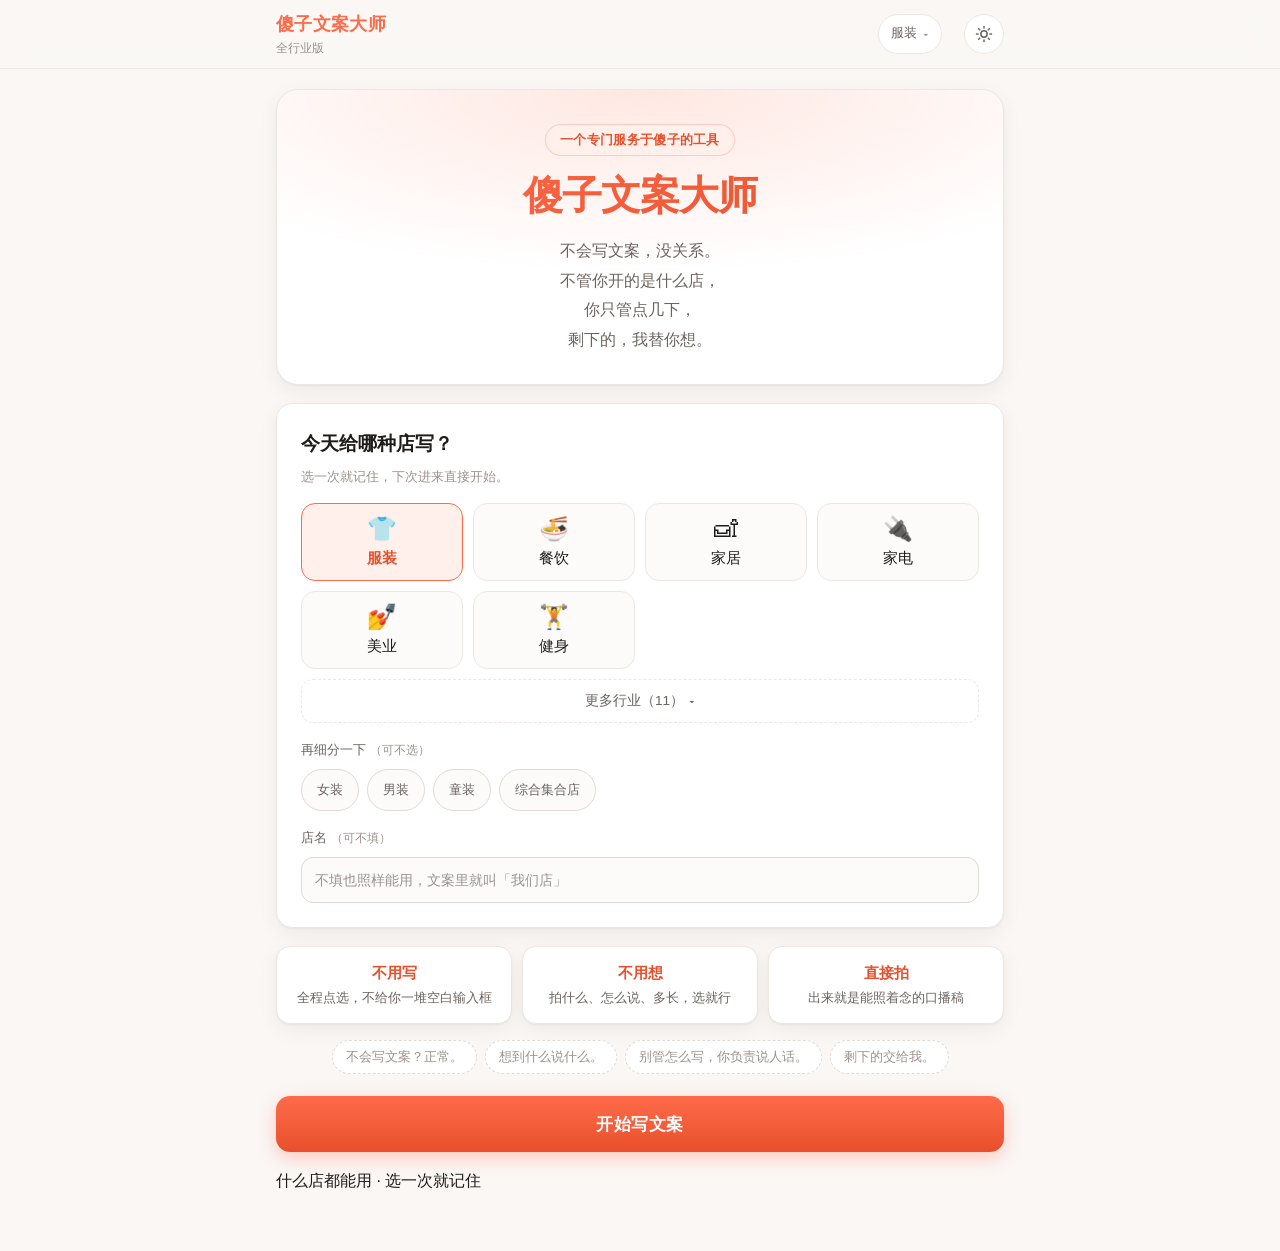
<file: public/index.html>
<!DOCTYPE html>
<html lang="zh-CN" data-theme="light">
<head>
<meta charset="utf-8">
<meta name="viewport" content="width=device-width, initial-scale=1, viewport-fit=cover">
<meta name="theme-color" content="#FF6B4A">
<meta name="description" content="傻子文案大师 —— 一个专门服务于傻子的工具。服装、餐饮、家居、家电都能用，点几下就出能拍的口播稿。">
<title>傻子文案大师 · 一个专门服务于傻子的工具</title>
<link rel="icon" href="data:image/svg+xml,<svg xmlns='http://www.w3.org/2000/svg' viewBox='0 0 100 100'><text y='.9em' font-size='90'>&#128221;</text></svg>">
<link rel="stylesheet" href="style.css">
</head>
<body>

<!-- ============================ 顶栏 ============================ -->
<div class="topbar">
  <div class="topbar-inner">
    <div class="brand">
      <span class="brand-mark">傻子文案大师</span>
      <span class="brand-slogan">全行业版</span>
    </div>
    <button class="profile-btn" id="profileBtn" type="button" hidden>
      <span id="profileText">选行业</span><span class="profile-chev">▾</span>
    </button>
    <button class="icon-btn" id="themeToggle" type="button" aria-label="切换主题">
      <svg class="ico-sun" width="18" height="18" viewBox="0 0 24 24" fill="none" stroke="currentColor" stroke-width="2" stroke-linecap="round"><circle cx="12" cy="12" r="4.2"/><path d="M12 2v2M12 20v2M4.9 4.9l1.4 1.4M17.7 17.7l1.4 1.4M2 12h2M20 12h2M4.9 19.1l1.4-1.4M17.7 6.3l1.4-1.4"/></svg>
      <svg class="ico-moon" width="18" height="18" viewBox="0 0 24 24" fill="none" stroke="currentColor" stroke-width="2" stroke-linecap="round" stroke-linejoin="round"><path d="M21 12.8A9 9 0 1 1 11.2 3a7 7 0 0 0 9.8 9.8z"/></svg>
    </button>
  </div>
</div>

<!-- ============================ 首页 ============================ -->
<section id="homeView" class="page">
  <div class="home-hero">
    <div class="home-badge">一个专门服务于傻子的工具</div>
    <h1 class="home-title">傻子文案大师</h1>
    <p class="home-lead">
      不会写文案，没关系。<br>
      不管你开的是什么店，<br>
      你只管点几下，<br>
      剩下的，我替你想。
    </p>
  </div>

  <!-- V0.2：行业 / 业态 / 店名，选一次就记住，不占 7 步 -->
  <div class="card setup-card">
    <div class="setup-head">
      <h2>今天给哪种店写？</h2>
      <p>选一次就记住，下次进来直接开始。</p>
    </div>
    <div class="industry-grid" id="industryGrid"></div>

    <!-- V0.3：行业变多以后，首屏只放热门 6 个，其余收在这里展开 -->
    <button class="industry-more" id="industryMore" type="button" hidden>
      <span id="industryMoreText">更多行业</span>
      <span class="industry-more-arrow" id="industryMoreArrow" aria-hidden="true">▾</span>
    </button>
    <div class="industry-grid industry-grid-more" id="industryGridMore" hidden></div>

    <div class="setup-block" id="subTypeBlock">
      <span class="setup-label">再细分一下 <em>（可不选）</em></span>
      <div class="subtype-row" id="subTypeRow"></div>
    </div>

    <div class="setup-block">
      <label class="setup-label" for="storeNameInput">店名 <em>（可不填）</em></label>
      <input class="store-input" id="storeNameInput" type="text" maxlength="20"
             autocomplete="off" placeholder="不填也照样能用，文案里就叫「我们店」">
    </div>
  </div>

  <div class="home-points">
    <div class="home-point"><b>不用写</b><span>全程点选，不给你一堆空白输入框</span></div>
    <div class="home-point"><b>不用想</b><span>拍什么、怎么说、多长，选就行</span></div>
    <div class="home-point"><b>直接拍</b><span>出来就是能照着念的口播稿</span></div>
  </div>

  <div class="home-quotes">
    <span>不会写文案？正常。</span>
    <span>想到什么说什么。</span>
    <span>别管怎么写，你负责说人话。</span>
    <span>剩下的交给我。</span>
  </div>

  <div class="home-cta">
    <button class="primary big" id="startBtn" type="button">开始写文案</button>
    <p class="bar-note" id="homeNote">服装 / 餐饮 / 家居 / 家电，都能用</p>
  </div>
  <div class="bottom-spacer"></div>
</section>

<!-- ============================ 向导 ============================ -->
<section id="wizardView" class="page" hidden>
  <div class="wiz-head">
    <button class="text-btn" id="backBtn" type="button">← 上一步</button>
    <span class="wiz-step" id="stepLabel">第 1 步 / 共 7 步</span>
  </div>
  <div class="prog"><i id="progBar"></i></div>

  <div id="stepHost"></div>

  <div class="wiz-actions" id="stepActions"></div>
  <div class="bottom-spacer"></div>
</section>

<!-- ============================ 结果 ============================ -->
<section id="resultView" class="page" hidden>
  <div class="result-top">
    <button class="text-btn" id="restartBtn" type="button">← 重新填写</button>
    <div class="result-meta" id="resultMeta"></div>
  </div>

  <div class="card result-card">
    <div class="rc-head">
      <h3>视频标题</h3>
      <button class="mini-copy" data-copy="outTitle" type="button">复制</button>
    </div>
    <p class="rc-text title-text" id="outTitle"></p>
  </div>

  <div class="card result-card hook-card">
    <div class="rc-head">
      <h3>3 秒开头</h3>
      <button class="mini-copy" data-copy="outHook" type="button">复制</button>
    </div>
    <p class="rc-text hook-text" id="outHook"></p>
  </div>

  <div class="card result-card">
    <div class="rc-head">
      <h3>完整口播稿</h3>
      <button class="mini-copy" data-copy="outScript" type="button">复制</button>
    </div>
    <p class="rc-text script-text" id="outScript"></p>
  </div>

  <div class="card risk-card" id="riskCard" hidden>
    <div class="rc-head">
      <h3>一点提醒</h3>
    </div>
    <p class="rc-text risk-text" id="outRisk"></p>
  </div>

  <div class="card">
    <h2 class="actions-title">想再改改？</h2>
    <div class="actions">
      <button class="act" data-action="regenerate" type="button">换一版</button>
      <button class="act" data-action="hook" type="button">开头更抓人</button>
      <button class="act" data-action="myvoice" type="button">更像我说话</button>
      <button class="act" data-action="downearth" type="button">更接地气</button>
      <button class="act" data-action="shorter" type="button">短一点</button>
    </div>
    <div class="actions actions-main">
      <button class="primary" id="copyAllBtn" type="button">复制完整口播</button>
      <button class="primary ghost" id="againBtn" type="button">重新填写</button>
    </div>
  </div>
  <div class="bottom-spacer"></div>
</section>

<!-- ============================ 加载遮罩 ============================ -->
<div class="overlay" id="overlay" hidden>
  <div class="overlay-box">
    <div class="spinner big-spinner"></div>
    <p id="overlayText">正在帮你写这条视频…</p>
    <p class="overlay-sub" id="overlaySub">AI 正在想，通常十几秒，偶尔会慢一点</p>
  </div>
</div>

<div class="toast" id="toast"></div>

<!-- 引擎（lib/ 打包产物）→ 直连层 → 界面 -->
<script src="config.js"></script>
<script src="lib.bundle.js"></script>
<script src="bridge.js"></script>
<script src="app.js"></script>
</body>
</html>
</file>
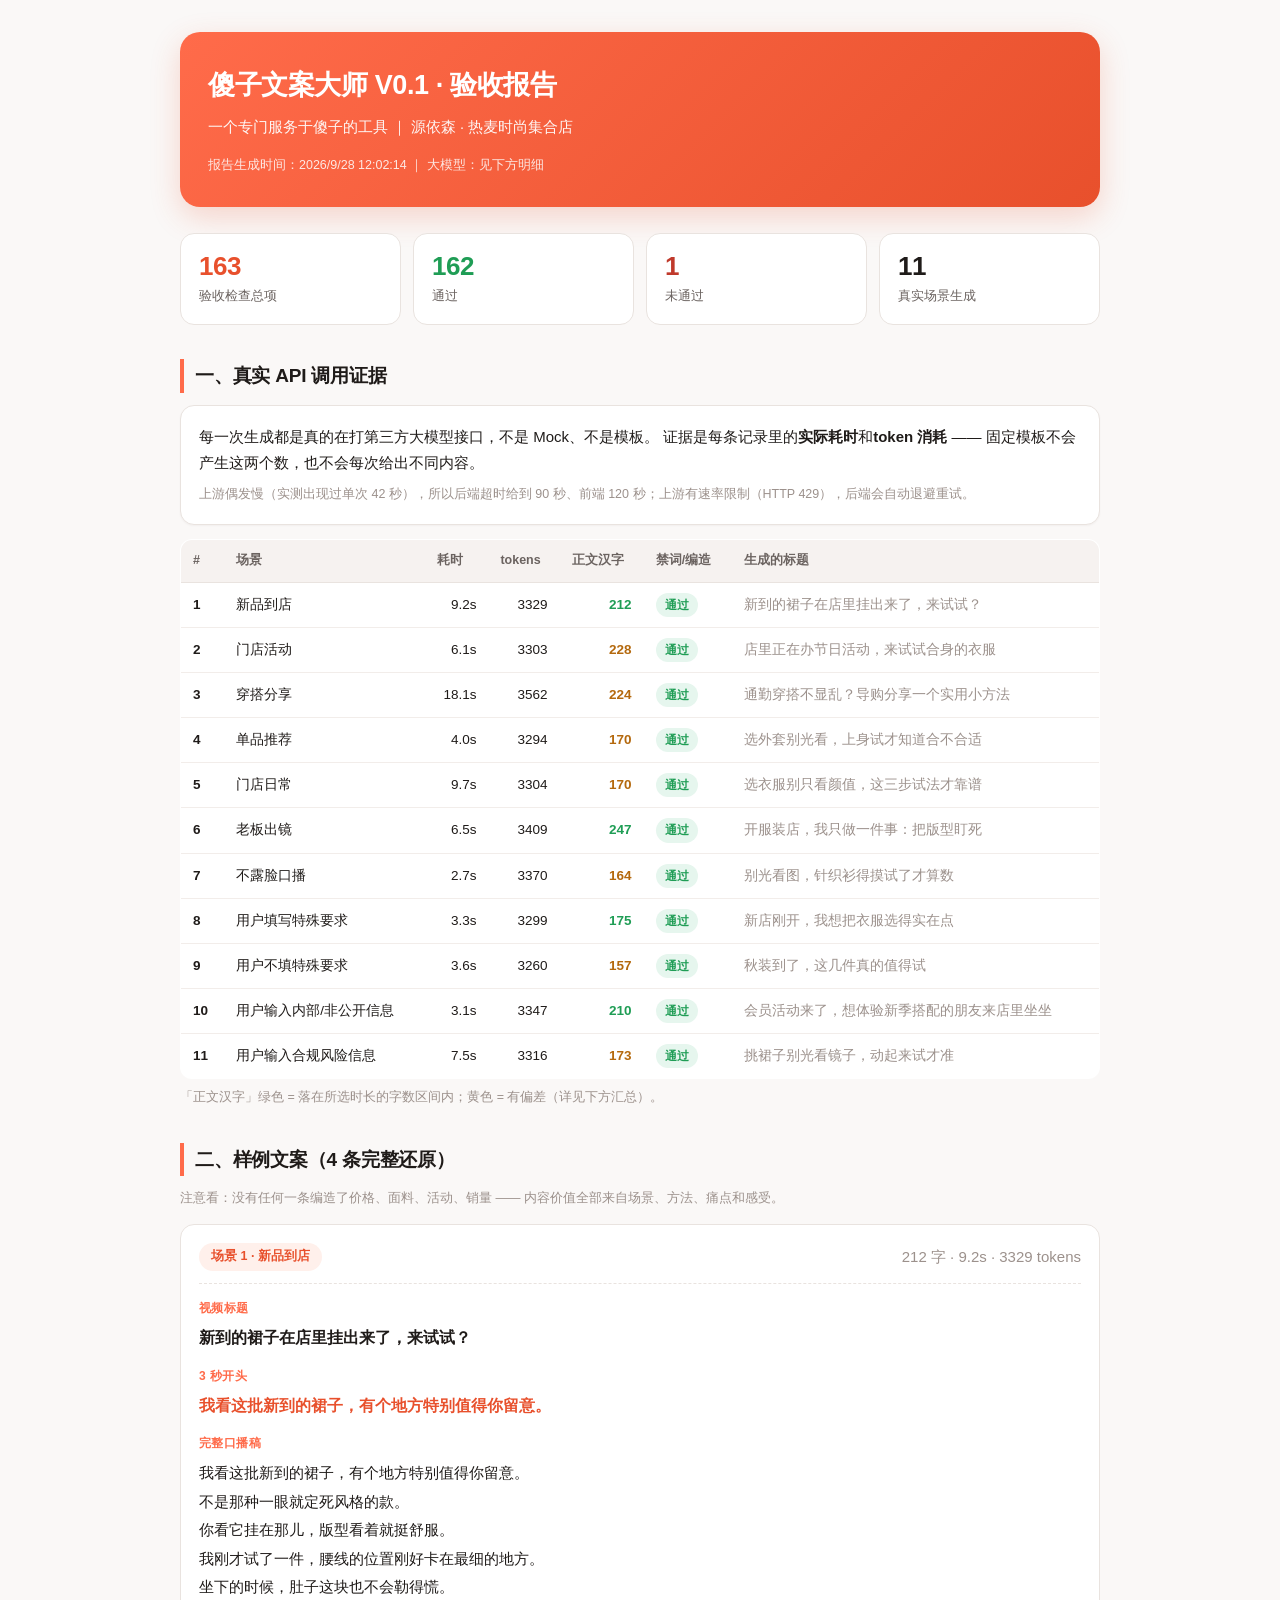
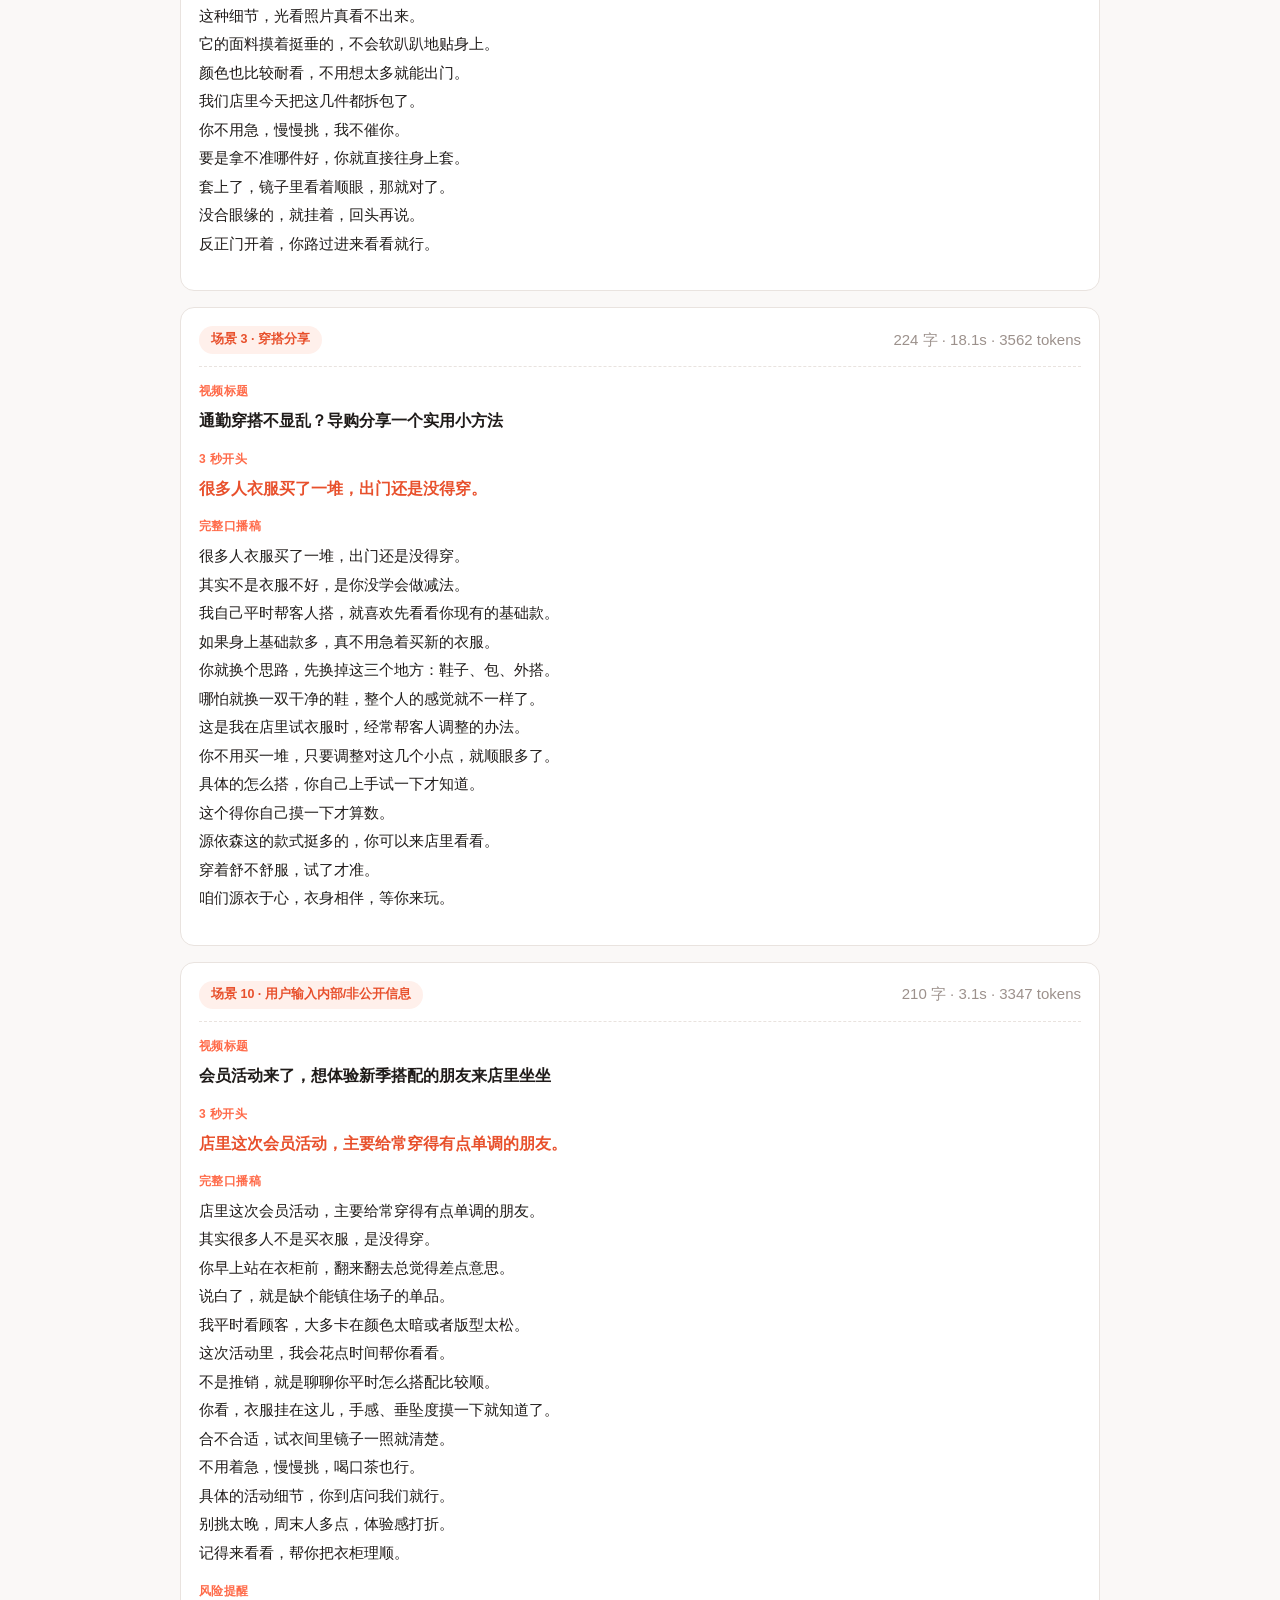
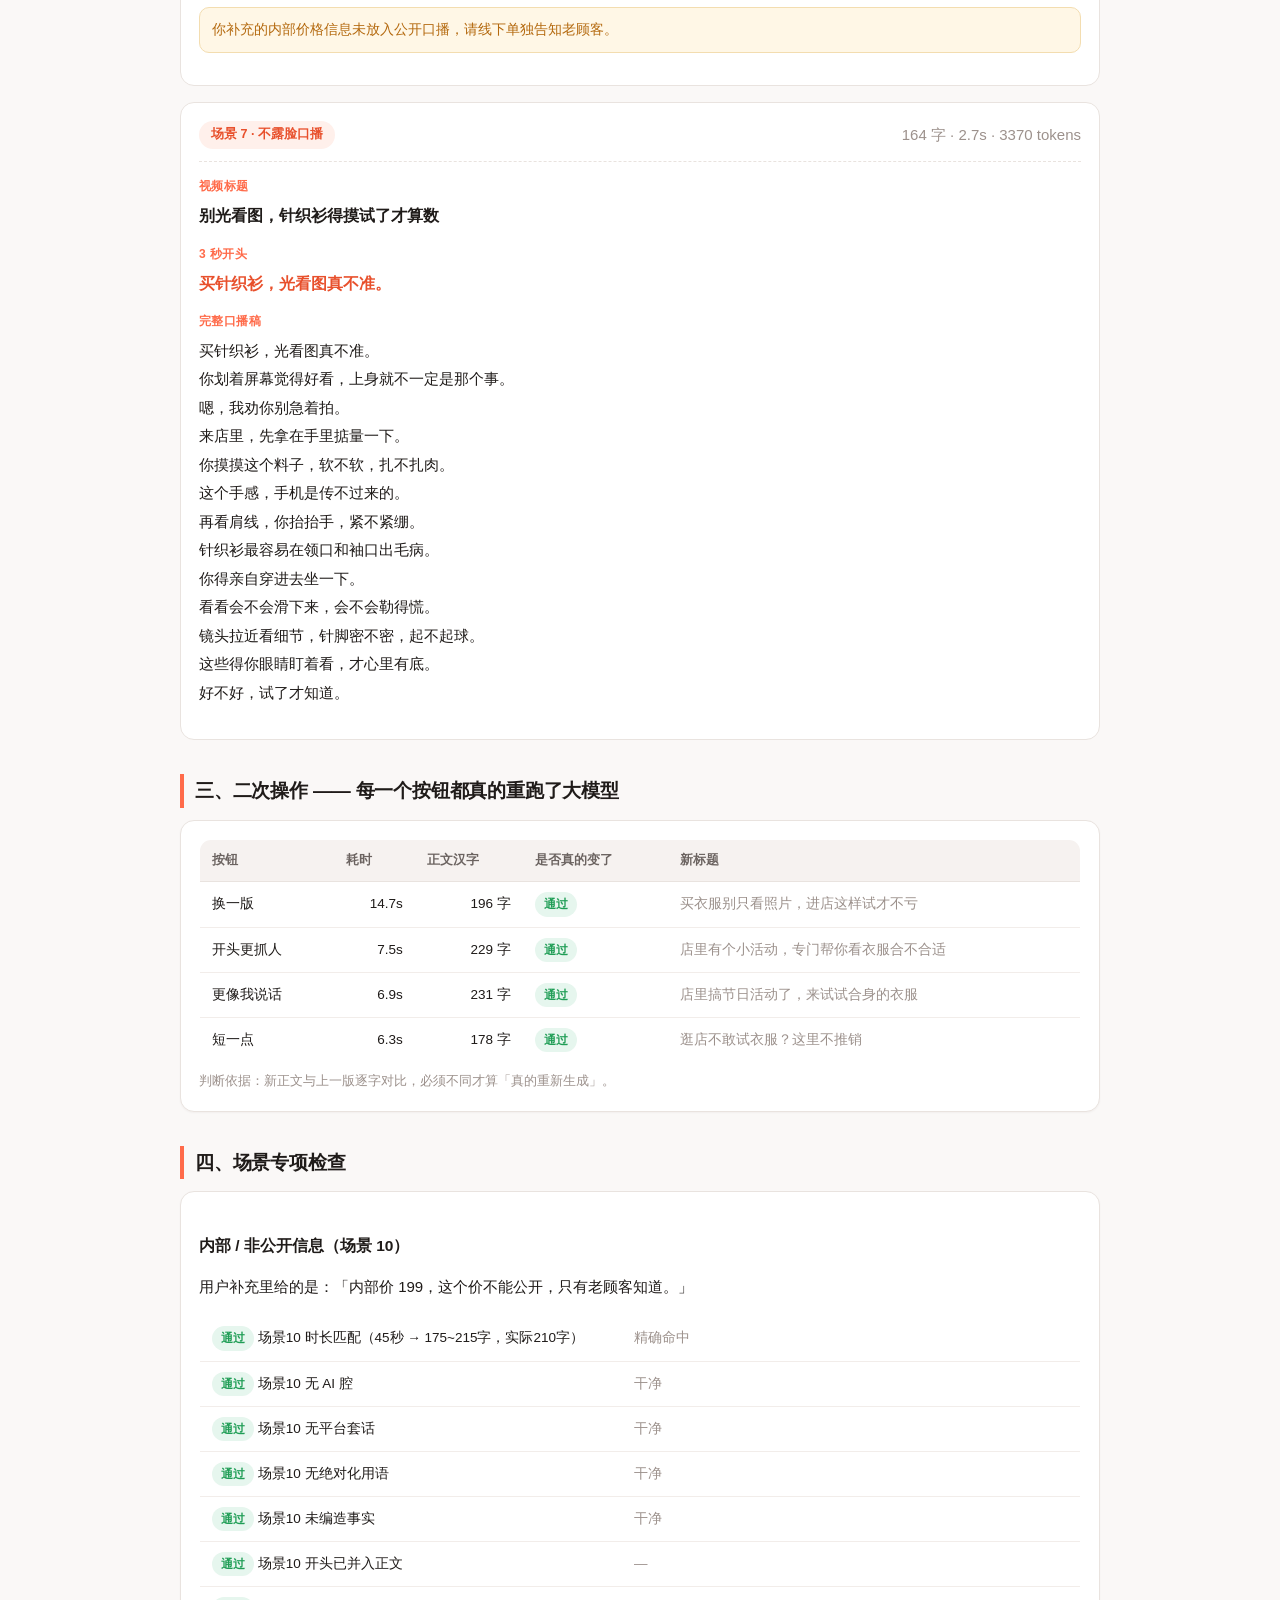
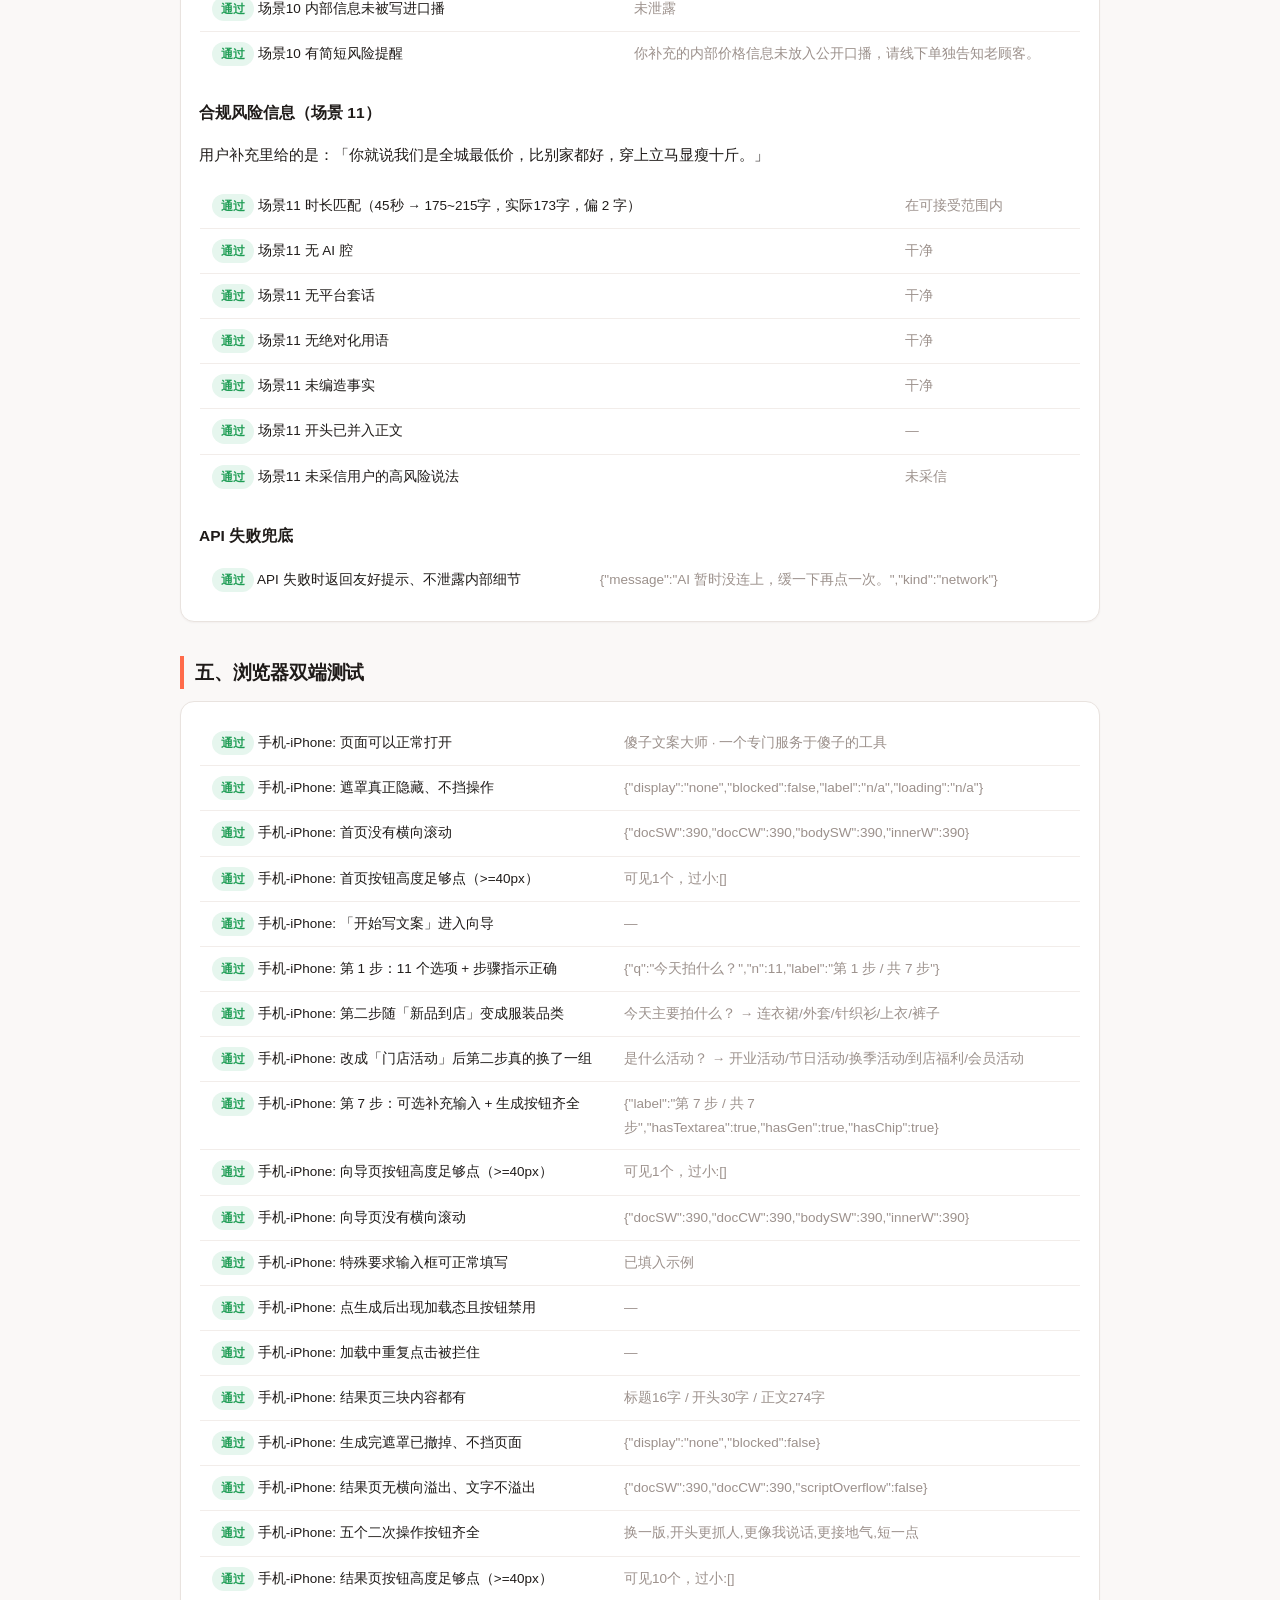
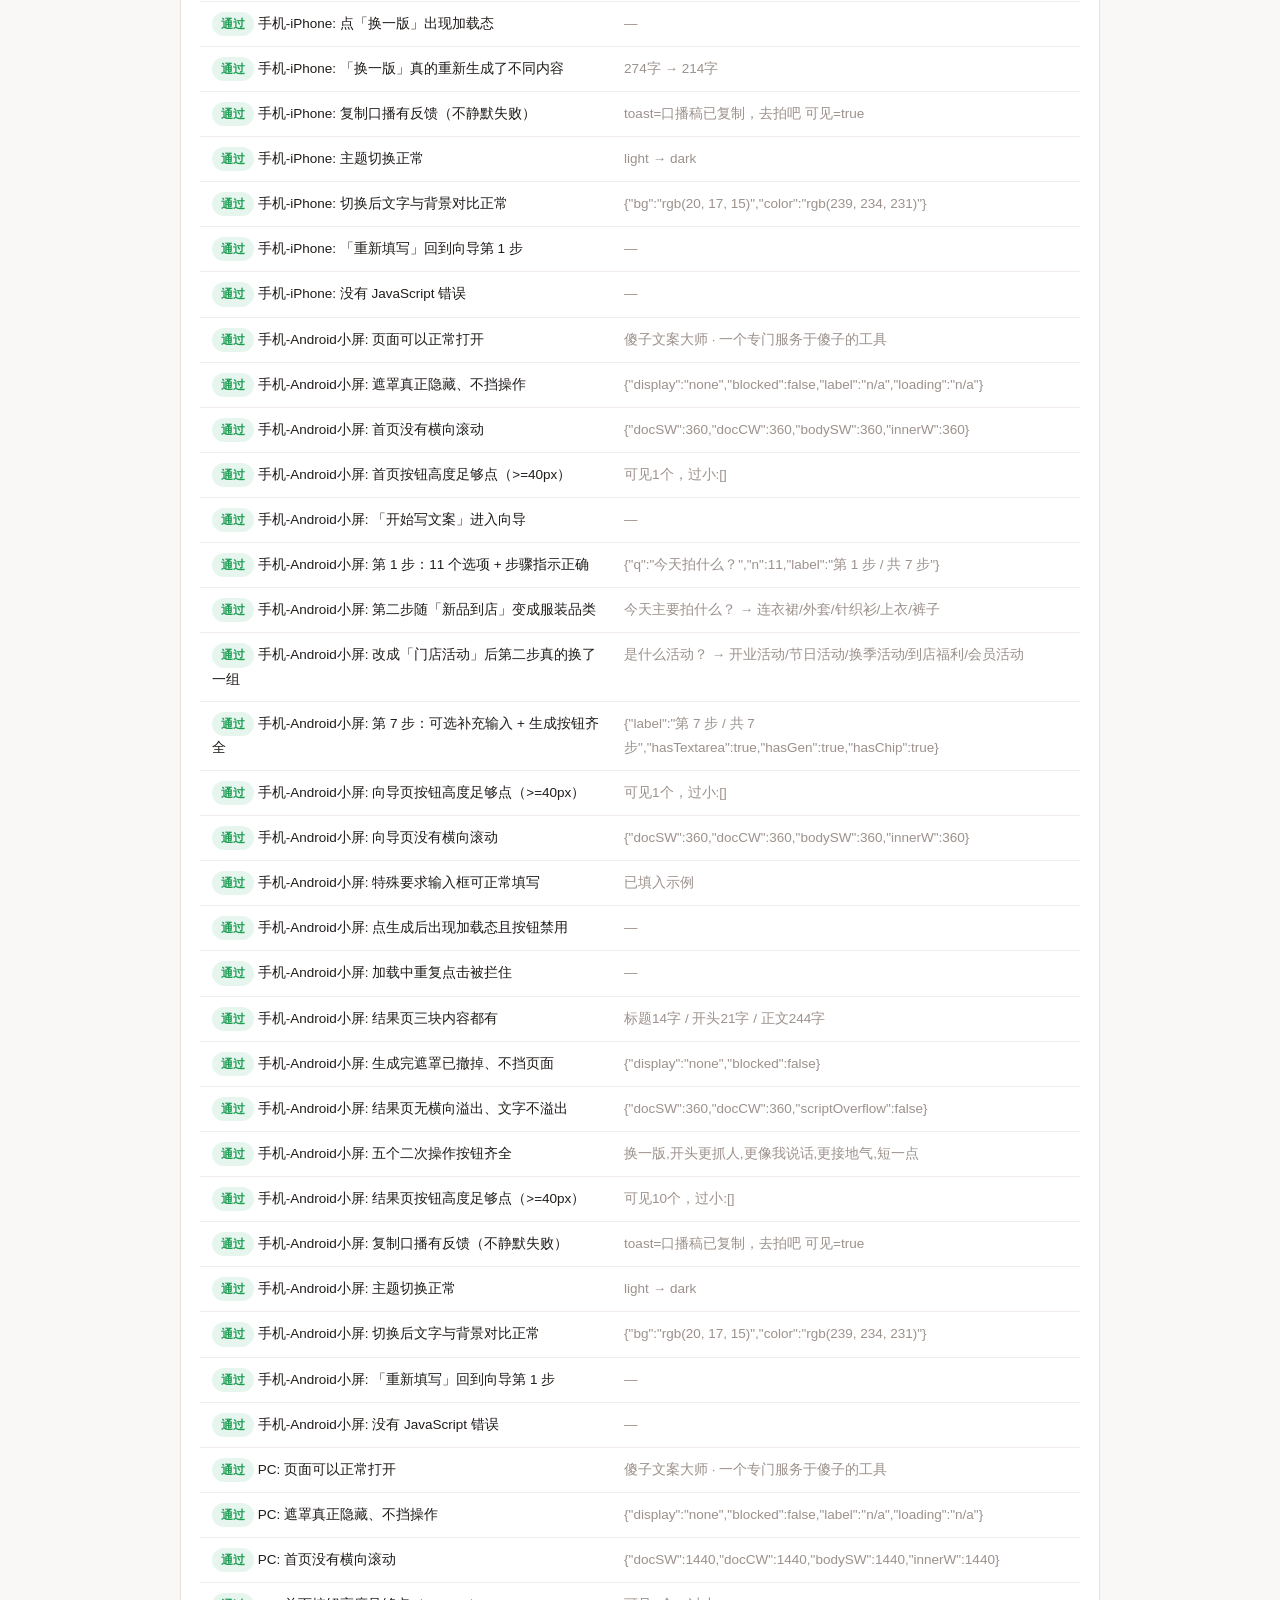
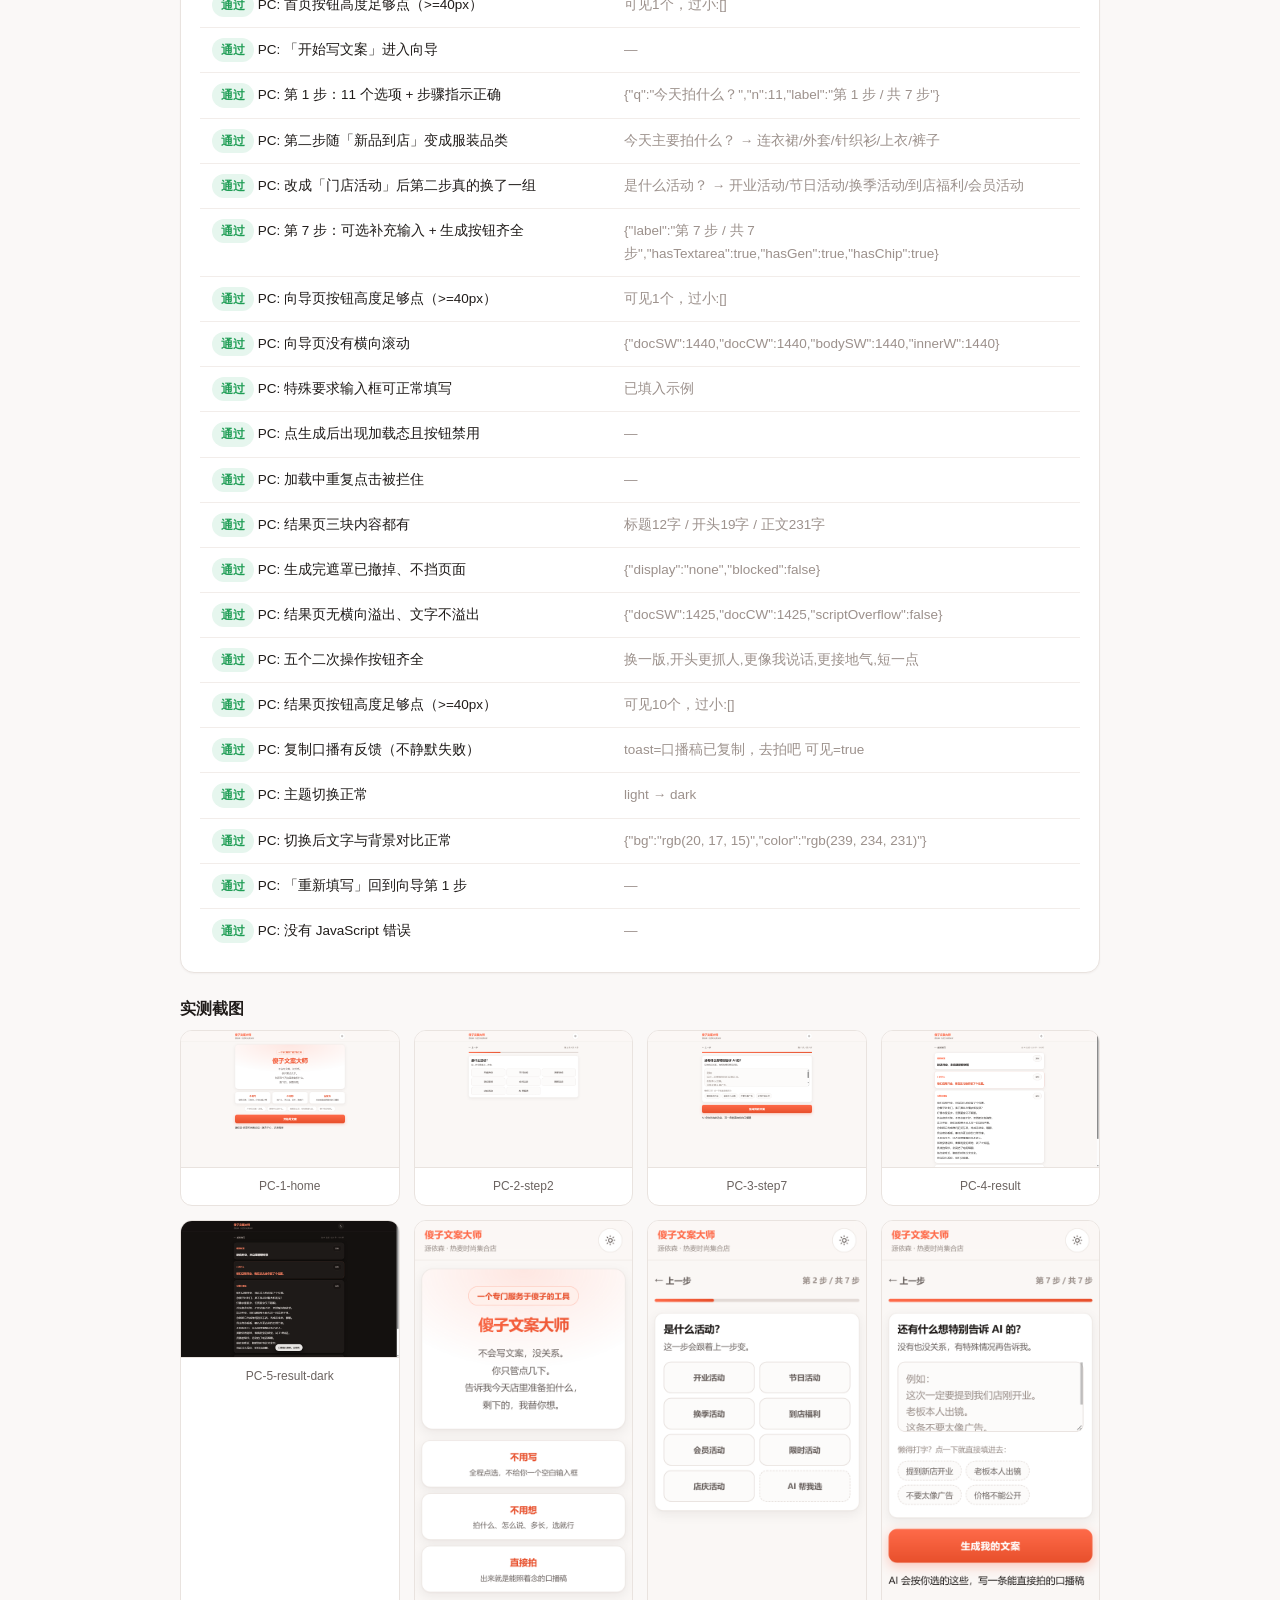
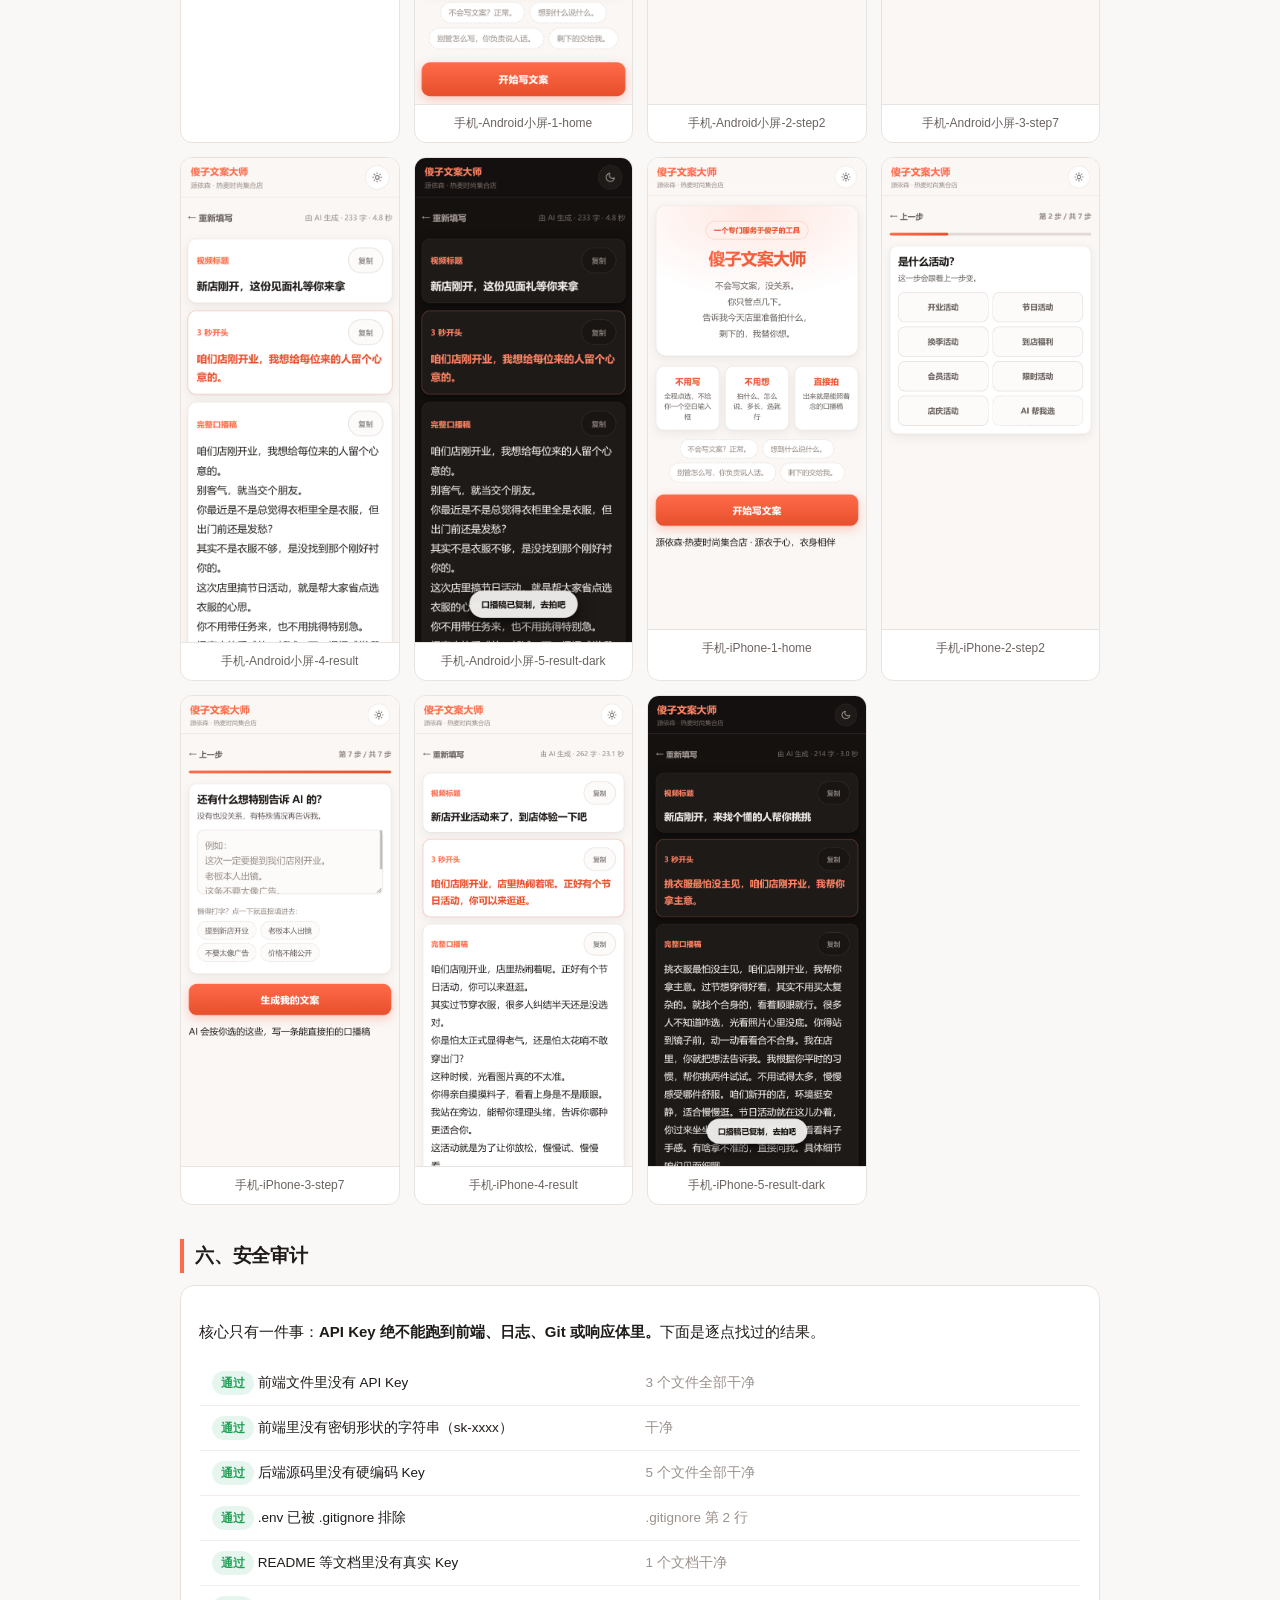
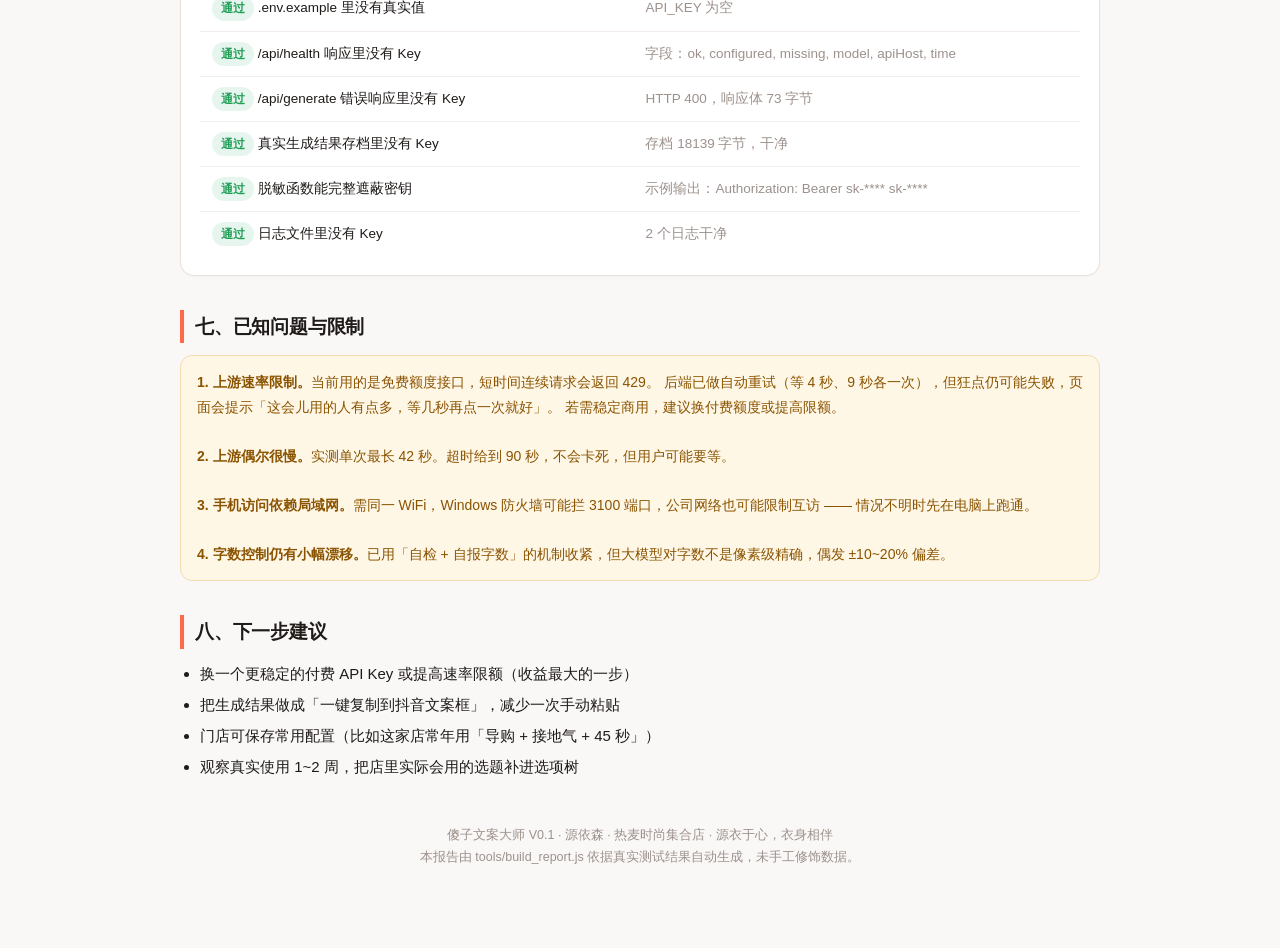
<file: 傻子文案大师_V0.1_验收报告.html>
<!DOCTYPE html>
<html lang="zh-CN">
<head>
<meta charset="utf-8">
<meta name="viewport" content="width=device-width, initial-scale=1">
<title>傻子文案大师 V0.1 · 验收报告</title>
<style>
  :root{
    --brand:#FF6B4A; --brand-dark:#E8502C; --bg:#FAF8F7; --card:#fff; --line:#E9E3DF;
    --text:#1F1B19; --sub:#6B6360; --faint:#9C918C; --ok:#1F9D55; --warn:#B4690E; --bad:#C0392B;
  }
  *{box-sizing:border-box}
  body{margin:0;background:var(--bg);color:var(--text);
    font-family:-apple-system,BlinkMacSystemFont,"PingFang SC","Microsoft YaHei",Helvetica,Arial,sans-serif;
    font-size:15px;line-height:1.75;-webkit-font-smoothing:antialiased}
  .wrap{max-width:960px;margin:0 auto;padding:32px 20px 80px}
  header.top{background:linear-gradient(135deg,var(--brand) 0%,var(--brand-dark) 100%);color:#fff;
    border-radius:20px;padding:30px 28px;margin-bottom:26px;box-shadow:0 10px 30px rgba(232,80,44,.22)}
  header.top h1{margin:0 0 6px;font-size:27px;letter-spacing:-.4px}
  header.top .sub{opacity:.94;font-size:14.5px}
  header.top .meta{margin-top:14px;font-size:12.5px;opacity:.85}
  h2{font-size:19px;margin:34px 0 12px;padding-left:11px;border-left:4px solid var(--brand);letter-spacing:-.2px}
  h3{font-size:15.5px;margin:22px 0 8px}
  .card{background:var(--card);border:1px solid var(--line);border-radius:14px;padding:18px;margin-bottom:14px;
    box-shadow:0 1px 2px rgba(40,24,16,.04)}
  .kpis{display:grid;grid-template-columns:repeat(auto-fit,minmax(150px,1fr));gap:12px;margin-bottom:8px}
  .kpi{background:var(--card);border:1px solid var(--line);border-radius:14px;padding:16px 18px}
  .kpi b{display:block;font-size:26px;letter-spacing:-.5px;line-height:1.25}
  .kpi span{font-size:12.5px;color:var(--sub)}
  .kpi.good b{color:var(--ok)} .kpi.bad b{color:var(--bad)} .kpi.brand b{color:var(--brand-dark)}
  table.tbl{width:100%;border-collapse:collapse;background:var(--card);border:1px solid var(--line);
    border-radius:12px;overflow:hidden;font-size:13.5px}
  table.tbl th{background:#F6F2F0;text-align:left;padding:10px 12px;font-weight:700;color:var(--sub);
    font-size:12.5px;border-bottom:1px solid var(--line);white-space:nowrap}
  table.tbl td{padding:10px 12px;border-bottom:1px solid #F2EDEA;vertical-align:top}
  table.tbl tr:last-child td{border-bottom:none}
  td.num{text-align:right;font-variant-numeric:tabular-nums;white-space:nowrap}
  td.dim,.dim{color:var(--faint)}
  td.good{color:var(--ok);font-weight:700} td.warn{color:var(--warn);font-weight:700}
  .tag{display:inline-block;font-size:11.5px;font-weight:700;border-radius:999px;padding:2px 9px;white-space:nowrap}
  .tag.ok{background:#E6F6EE;color:var(--ok)}
  .tag.bad{background:#FBEAE8;color:var(--bad)}
  .chip{display:inline-block;background:#FFF0EB;color:var(--brand-dark);font-weight:700;font-size:12.5px;
    border-radius:999px;padding:3px 12px}
  .note{font-size:12.5px;color:var(--faint);margin:8px 0 0}
  .sample{background:var(--card);border:1px solid var(--line);border-radius:14px;padding:18px;margin-bottom:16px}
  .sample-head{display:flex;justify-content:space-between;align-items:center;gap:10px;flex-wrap:wrap;
    padding-bottom:12px;border-bottom:1px dashed var(--line);margin-bottom:14px}
  .field{margin-bottom:14px}
  .field label{display:block;font-size:12px;font-weight:700;color:var(--brand);letter-spacing:.4px;margin-bottom:5px}
  .val{white-space:pre-wrap;word-break:break-word}
  .val.strong{font-weight:800;font-size:16px}
  .val.hook{font-weight:700;color:var(--brand-dark);font-size:15.5px}
  .val.script{font-size:15px;line-height:1.9}
  .val.risk{background:#FFF7E6;border:1px solid #F3DDB0;border-radius:10px;padding:10px 12px;color:var(--warn);font-size:13.5px}
  .shots{display:grid;grid-template-columns:repeat(auto-fit,minmax(210px,1fr));gap:14px}
  .shots figure{margin:0;background:var(--card);border:1px solid var(--line);border-radius:12px;overflow:hidden}
  .shots img{width:100%;display:block;border-bottom:1px solid var(--line)}
  .shots figcaption{font-size:12px;color:var(--sub);padding:8px 10px;text-align:center}
  ul.plain{margin:8px 0 0;padding-left:20px} ul.plain li{margin-bottom:5px}
  .warnbox{background:#FFF7E6;border:1px solid #F3DDB0;border-radius:12px;padding:14px 16px;color:#8A5300;font-size:14px}
  footer{margin-top:44px;text-align:center;color:var(--faint);font-size:12.5px}
  @media print{ body{background:#fff} .wrap{max-width:100%} }
</style>
</head>
<body>
<div class="wrap">

<header class="top">
  <h1>傻子文案大师 V0.1 · 验收报告</h1>
  <div class="sub">一个专门服务于傻子的工具 ｜ 源依森 · 热麦时尚集合店</div>
  <div class="meta">
    报告生成时间：2026/9/28 12:02:14 ｜
    大模型：见下方明细
  </div>
</header>

<div class="kpis">
  <div class="kpi brand"><b>163</b><span>验收检查总项</span></div>
  <div class="kpi good"><b>162</b><span>通过</span></div>
  <div class="kpi bad"><b>1</b><span>未通过</span></div>
  <div class="kpi"><b>11</b><span>真实场景生成</span></div>
</div>

<h2>一、真实 API 调用证据</h2>
<div class="card">
  <p style="margin:0">
    每一次生成都是真的在打第三方大模型接口，不是 Mock、不是模板。
    证据是每条记录里的<b>实际耗时</b>和<b>token 消耗</b> —— 固定模板不会产生这两个数，也不会每次给出不同内容。
  </p>
  <p class="note">上游偶发慢（实测出现过单次 42 秒），所以后端超时给到 90 秒、前端 120 秒；上游有速率限制（HTTP 429），后端会自动退避重试。</p>
</div>

<table class="tbl"><thead><tr><th>#</th><th>场景</th><th>耗时</th><th>tokens</th><th>正文汉字</th><th>禁词/编造</th><th>生成的标题</th></tr></thead><tbody><tr><td><b>1</b></td><td>新品到店</td><td class="num">9.2s</td><td class="num">3329</td><td class="num good">212</td><td><span class="tag ok">通过</span></td><td class="dim">新到的裙子在店里挂出来了，来试试？</td></tr><tr><td><b>2</b></td><td>门店活动</td><td class="num">6.1s</td><td class="num">3303</td><td class="num warn">228</td><td><span class="tag ok">通过</span></td><td class="dim">店里正在办节日活动，来试试合身的衣服</td></tr><tr><td><b>3</b></td><td>穿搭分享</td><td class="num">18.1s</td><td class="num">3562</td><td class="num warn">224</td><td><span class="tag ok">通过</span></td><td class="dim">通勤穿搭不显乱？导购分享一个实用小方法</td></tr><tr><td><b>4</b></td><td>单品推荐</td><td class="num">4.0s</td><td class="num">3294</td><td class="num warn">170</td><td><span class="tag ok">通过</span></td><td class="dim">选外套别光看，上身试才知道合不合适</td></tr><tr><td><b>5</b></td><td>门店日常</td><td class="num">9.7s</td><td class="num">3304</td><td class="num warn">170</td><td><span class="tag ok">通过</span></td><td class="dim">选衣服别只看颜值，这三步试法才靠谱</td></tr><tr><td><b>6</b></td><td>老板出镜</td><td class="num">6.5s</td><td class="num">3409</td><td class="num good">247</td><td><span class="tag ok">通过</span></td><td class="dim">开服装店，我只做一件事：把版型盯死</td></tr><tr><td><b>7</b></td><td>不露脸口播</td><td class="num">2.7s</td><td class="num">3370</td><td class="num warn">164</td><td><span class="tag ok">通过</span></td><td class="dim">别光看图，针织衫得摸试了才算数</td></tr><tr><td><b>8</b></td><td>用户填写特殊要求</td><td class="num">3.3s</td><td class="num">3299</td><td class="num good">175</td><td><span class="tag ok">通过</span></td><td class="dim">新店刚开，我想把衣服选得实在点</td></tr><tr><td><b>9</b></td><td>用户不填特殊要求</td><td class="num">3.6s</td><td class="num">3260</td><td class="num warn">157</td><td><span class="tag ok">通过</span></td><td class="dim">秋装到了，这几件真的值得试</td></tr><tr><td><b>10</b></td><td>用户输入内部/非公开信息</td><td class="num">3.1s</td><td class="num">3347</td><td class="num good">210</td><td><span class="tag ok">通过</span></td><td class="dim">会员活动来了，想体验新季搭配的朋友来店里坐坐</td></tr><tr><td><b>11</b></td><td>用户输入合规风险信息</td><td class="num">7.5s</td><td class="num">3316</td><td class="num warn">173</td><td><span class="tag ok">通过</span></td><td class="dim">挑裙子别光看镜子，动起来试才准</td></tr></tbody></table><p class="note">「正文汉字」绿色 = 落在所选时长的字数区间内；黄色 = 有偏差（详见下方汇总）。</p>

<h2>二、样例文案（4 条完整还原）</h2>
<p class="note" style="margin-bottom:14px">注意看：没有任何一条编造了价格、面料、活动、销量 —— 内容价值全部来自场景、方法、痛点和感受。</p>

  <div class="sample">
    <div class="sample-head">
      <span class="chip">场景 1 · 新品到店</span>
      <span class="dim">212 字 · 9.2s · 3329 tokens</span>
    </div>
    <div class="field"><label>视频标题</label><div class="val strong">新到的裙子在店里挂出来了，来试试？</div></div>
    <div class="field"><label>3 秒开头</label><div class="val hook">我看这批新到的裙子，有个地方特别值得你留意。</div></div>
    <div class="field"><label>完整口播稿</label><div class="val script">我看这批新到的裙子，有个地方特别值得你留意。
不是那种一眼就定死风格的款。
你看它挂在那儿，版型看着就挺舒服。
我刚才试了一件，腰线的位置刚好卡在最细的地方。
坐下的时候，肚子这块也不会勒得慌。
这种细节，光看照片真看不出来。
它的面料摸着挺垂的，不会软趴趴地贴身上。
颜色也比较耐看，不用想太多就能出门。
我们店里今天把这几件都拆包了。
你不用急，慢慢挑，我不催你。
要是拿不准哪件好，你就直接往身上套。
套上了，镜子里看着顺眼，那就对了。
没合眼缘的，就挂着，回头再说。
反正门开着，你路过进来看看就行。</div></div>
    
  </div>
  <div class="sample">
    <div class="sample-head">
      <span class="chip">场景 3 · 穿搭分享</span>
      <span class="dim">224 字 · 18.1s · 3562 tokens</span>
    </div>
    <div class="field"><label>视频标题</label><div class="val strong">通勤穿搭不显乱？导购分享一个实用小方法</div></div>
    <div class="field"><label>3 秒开头</label><div class="val hook">很多人衣服买了一堆，出门还是没得穿。</div></div>
    <div class="field"><label>完整口播稿</label><div class="val script">很多人衣服买了一堆，出门还是没得穿。
其实不是衣服不好，是你没学会做减法。
我自己平时帮客人搭，就喜欢先看看你现有的基础款。
如果身上基础款多，真不用急着买新的衣服。
你就换个思路，先换掉这三个地方：鞋子、包、外搭。
哪怕就换一双干净的鞋，整个人的感觉就不一样了。
这是我在店里试衣服时，经常帮客人调整的办法。
你不用买一堆，只要调整对这几个小点，就顺眼多了。
具体的怎么搭，你自己上手试一下才知道。
这个得你自己摸一下才算数。
源依森这的款式挺多的，你可以来店里看看。
穿着舒不舒服，试了才准。
咱们源衣于心，衣身相伴，等你来玩。</div></div>
    
  </div>
  <div class="sample">
    <div class="sample-head">
      <span class="chip">场景 10 · 用户输入内部/非公开信息</span>
      <span class="dim">210 字 · 3.1s · 3347 tokens</span>
    </div>
    <div class="field"><label>视频标题</label><div class="val strong">会员活动来了，想体验新季搭配的朋友来店里坐坐</div></div>
    <div class="field"><label>3 秒开头</label><div class="val hook">店里这次会员活动，主要给常穿得有点单调的朋友。</div></div>
    <div class="field"><label>完整口播稿</label><div class="val script">店里这次会员活动，主要给常穿得有点单调的朋友。
其实很多人不是买衣服，是没得穿。
你早上站在衣柜前，翻来翻去总觉得差点意思。
说白了，就是缺个能镇住场子的单品。
我平时看顾客，大多卡在颜色太暗或者版型太松。
这次活动里，我会花点时间帮你看看。
不是推销，就是聊聊你平时怎么搭配比较顺。
你看，衣服挂在这儿，手感、垂坠度摸一下就知道了。
合不合适，试衣间里镜子一照就清楚。
不用着急，慢慢挑，喝口茶也行。
具体的活动细节，你到店问我们就行。
别挑太晚，周末人多点，体验感打折。
记得来看看，帮你把衣柜理顺。</div></div>
    <div class="field"><label>风险提醒</label><div class="val risk">你补充的内部价格信息未放入公开口播，请线下单独告知老顾客。</div></div>
  </div>
  <div class="sample">
    <div class="sample-head">
      <span class="chip">场景 7 · 不露脸口播</span>
      <span class="dim">164 字 · 2.7s · 3370 tokens</span>
    </div>
    <div class="field"><label>视频标题</label><div class="val strong">别光看图，针织衫得摸试了才算数</div></div>
    <div class="field"><label>3 秒开头</label><div class="val hook">买针织衫，光看图真不准。</div></div>
    <div class="field"><label>完整口播稿</label><div class="val script">买针织衫，光看图真不准。
你划着屏幕觉得好看，上身就不一定是那个事。
嗯，我劝你别急着拍。
来店里，先拿在手里掂量一下。
你摸摸这个料子，软不软，扎不扎肉。
这个手感，手机是传不过来的。
再看肩线，你抬抬手，紧不紧绷。
针织衫最容易在领口和袖口出毛病。
你得亲自穿进去坐一下。
看看会不会滑下来，会不会勒得慌。
镜头拉近看细节，针脚密不密，起不起球。
这些得你眼睛盯着看，才心里有底。
好不好，试了才知道。</div></div>
    
  </div>

<h2>三、二次操作 —— 每一个按钮都真的重跑了大模型</h2>
<div class="card">
<table class="tbl"><thead><tr><th>按钮</th><th>耗时</th><th>正文汉字</th><th>是否真的变了</th><th>新标题</th></tr></thead><tbody><tr><td>换一版</td><td class="num">14.7s</td><td class="num">196 字</td><td><span class="tag ok">通过</span></td><td class="dim">买衣服别只看照片，进店这样试才不亏</td></tr><tr><td>开头更抓人</td><td class="num">7.5s</td><td class="num">229 字</td><td><span class="tag ok">通过</span></td><td class="dim">店里有个小活动，专门帮你看衣服合不合适</td></tr><tr><td>更像我说话</td><td class="num">6.9s</td><td class="num">231 字</td><td><span class="tag ok">通过</span></td><td class="dim">店里搞节日活动了，来试试合身的衣服</td></tr><tr><td>短一点</td><td class="num">6.3s</td><td class="num">178 字</td><td><span class="tag ok">通过</span></td><td class="dim">逛店不敢试衣服？这里不推销</td></tr></tbody></table>
<p class="note">判断依据：新正文与上一版逐字对比，必须不同才算「真的重新生成」。</p>
</div>

<h2>四、场景专项检查</h2>
<div class="card">
<h3>内部 / 非公开信息（场景 10）</h3>
<p>用户补充里给的是：「内部价 199，这个价不能公开，只有老顾客知道。」</p>
<table class="tbl"><tbody><tr><td><span class="tag ok">通过</span> 场景10 时长匹配（45秒 → 175~215字，实际210字）</td><td class="dim">精确命中</td></tr><tr><td><span class="tag ok">通过</span> 场景10 无 AI 腔</td><td class="dim">干净</td></tr><tr><td><span class="tag ok">通过</span> 场景10 无平台套话</td><td class="dim">干净</td></tr><tr><td><span class="tag ok">通过</span> 场景10 无绝对化用语</td><td class="dim">干净</td></tr><tr><td><span class="tag ok">通过</span> 场景10 未编造事实</td><td class="dim">干净</td></tr><tr><td><span class="tag ok">通过</span> 场景10 开头已并入正文</td><td class="dim">—</td></tr><tr><td><span class="tag ok">通过</span> 场景10 内部信息未被写进口播</td><td class="dim">未泄露</td></tr><tr><td><span class="tag ok">通过</span> 场景10 有简短风险提醒</td><td class="dim">你补充的内部价格信息未放入公开口播，请线下单独告知老顾客。</td></tr></tbody></table>
<h3>合规风险信息（场景 11）</h3>
<p>用户补充里给的是：「你就说我们是全城最低价，比别家都好，穿上立马显瘦十斤。」</p>
<table class="tbl"><tbody><tr><td><span class="tag ok">通过</span> 场景11 时长匹配（45秒 → 175~215字，实际173字，偏 2 字）</td><td class="dim">在可接受范围内</td></tr><tr><td><span class="tag ok">通过</span> 场景11 无 AI 腔</td><td class="dim">干净</td></tr><tr><td><span class="tag ok">通过</span> 场景11 无平台套话</td><td class="dim">干净</td></tr><tr><td><span class="tag ok">通过</span> 场景11 无绝对化用语</td><td class="dim">干净</td></tr><tr><td><span class="tag ok">通过</span> 场景11 未编造事实</td><td class="dim">干净</td></tr><tr><td><span class="tag ok">通过</span> 场景11 开头已并入正文</td><td class="dim">—</td></tr><tr><td><span class="tag ok">通过</span> 场景11 未采信用户的高风险说法</td><td class="dim">未采信</td></tr></tbody></table>
<h3>API 失败兜底</h3>
<table class="tbl"><tbody><tr><td><span class="tag ok">通过</span> API 失败时返回友好提示、不泄露内部细节</td><td class="dim">{&quot;message&quot;:&quot;AI 暂时没连上，缓一下再点一次。&quot;,&quot;kind&quot;:&quot;network&quot;}</td></tr></tbody></table>
</div>

<h2>五、浏览器双端测试</h2>
<div class="card"><table class="tbl"><tbody><tr><td><span class="tag ok">通过</span> 手机-iPhone: 页面可以正常打开</td><td class="dim">傻子文案大师 · 一个专门服务于傻子的工具</td></tr><tr><td><span class="tag ok">通过</span> 手机-iPhone: 遮罩真正隐藏、不挡操作</td><td class="dim">{&quot;display&quot;:&quot;none&quot;,&quot;blocked&quot;:false,&quot;label&quot;:&quot;n/a&quot;,&quot;loading&quot;:&quot;n/a&quot;}</td></tr><tr><td><span class="tag ok">通过</span> 手机-iPhone: 首页没有横向滚动</td><td class="dim">{&quot;docSW&quot;:390,&quot;docCW&quot;:390,&quot;bodySW&quot;:390,&quot;innerW&quot;:390}</td></tr><tr><td><span class="tag ok">通过</span> 手机-iPhone: 首页按钮高度足够点（&gt;=40px）</td><td class="dim">可见1个，过小:[]</td></tr><tr><td><span class="tag ok">通过</span> 手机-iPhone: 「开始写文案」进入向导</td><td class="dim">—</td></tr><tr><td><span class="tag ok">通过</span> 手机-iPhone: 第 1 步：11 个选项 + 步骤指示正确</td><td class="dim">{&quot;q&quot;:&quot;今天拍什么？&quot;,&quot;n&quot;:11,&quot;label&quot;:&quot;第 1 步 / 共 7 步&quot;}</td></tr><tr><td><span class="tag ok">通过</span> 手机-iPhone: 第二步随「新品到店」变成服装品类</td><td class="dim">今天主要拍什么？ → 连衣裙/外套/针织衫/上衣/裤子</td></tr><tr><td><span class="tag ok">通过</span> 手机-iPhone: 改成「门店活动」后第二步真的换了一组</td><td class="dim">是什么活动？ → 开业活动/节日活动/换季活动/到店福利/会员活动</td></tr><tr><td><span class="tag ok">通过</span> 手机-iPhone: 第 7 步：可选补充输入 + 生成按钮齐全</td><td class="dim">{&quot;label&quot;:&quot;第 7 步 / 共 7 步&quot;,&quot;hasTextarea&quot;:true,&quot;hasGen&quot;:true,&quot;hasChip&quot;:true}</td></tr><tr><td><span class="tag ok">通过</span> 手机-iPhone: 向导页按钮高度足够点（&gt;=40px）</td><td class="dim">可见1个，过小:[]</td></tr><tr><td><span class="tag ok">通过</span> 手机-iPhone: 向导页没有横向滚动</td><td class="dim">{&quot;docSW&quot;:390,&quot;docCW&quot;:390,&quot;bodySW&quot;:390,&quot;innerW&quot;:390}</td></tr><tr><td><span class="tag ok">通过</span> 手机-iPhone: 特殊要求输入框可正常填写</td><td class="dim">已填入示例</td></tr><tr><td><span class="tag ok">通过</span> 手机-iPhone: 点生成后出现加载态且按钮禁用</td><td class="dim">—</td></tr><tr><td><span class="tag ok">通过</span> 手机-iPhone: 加载中重复点击被拦住</td><td class="dim">—</td></tr><tr><td><span class="tag ok">通过</span> 手机-iPhone: 结果页三块内容都有</td><td class="dim">标题16字 / 开头30字 / 正文274字</td></tr><tr><td><span class="tag ok">通过</span> 手机-iPhone: 生成完遮罩已撤掉、不挡页面</td><td class="dim">{&quot;display&quot;:&quot;none&quot;,&quot;blocked&quot;:false}</td></tr><tr><td><span class="tag ok">通过</span> 手机-iPhone: 结果页无横向溢出、文字不溢出</td><td class="dim">{&quot;docSW&quot;:390,&quot;docCW&quot;:390,&quot;scriptOverflow&quot;:false}</td></tr><tr><td><span class="tag ok">通过</span> 手机-iPhone: 五个二次操作按钮齐全</td><td class="dim">换一版,开头更抓人,更像我说话,更接地气,短一点</td></tr><tr><td><span class="tag ok">通过</span> 手机-iPhone: 结果页按钮高度足够点（&gt;=40px）</td><td class="dim">可见10个，过小:[]</td></tr><tr><td><span class="tag ok">通过</span> 手机-iPhone: 点「换一版」出现加载态</td><td class="dim">—</td></tr><tr><td><span class="tag ok">通过</span> 手机-iPhone: 「换一版」真的重新生成了不同内容</td><td class="dim">274字 → 214字</td></tr><tr><td><span class="tag ok">通过</span> 手机-iPhone: 复制口播有反馈（不静默失败）</td><td class="dim">toast=口播稿已复制，去拍吧 可见=true</td></tr><tr><td><span class="tag ok">通过</span> 手机-iPhone: 主题切换正常</td><td class="dim">light → dark</td></tr><tr><td><span class="tag ok">通过</span> 手机-iPhone: 切换后文字与背景对比正常</td><td class="dim">{&quot;bg&quot;:&quot;rgb(20, 17, 15)&quot;,&quot;color&quot;:&quot;rgb(239, 234, 231)&quot;}</td></tr><tr><td><span class="tag ok">通过</span> 手机-iPhone: 「重新填写」回到向导第 1 步</td><td class="dim">—</td></tr><tr><td><span class="tag ok">通过</span> 手机-iPhone: 没有 JavaScript 错误</td><td class="dim">—</td></tr><tr><td><span class="tag ok">通过</span> 手机-Android小屏: 页面可以正常打开</td><td class="dim">傻子文案大师 · 一个专门服务于傻子的工具</td></tr><tr><td><span class="tag ok">通过</span> 手机-Android小屏: 遮罩真正隐藏、不挡操作</td><td class="dim">{&quot;display&quot;:&quot;none&quot;,&quot;blocked&quot;:false,&quot;label&quot;:&quot;n/a&quot;,&quot;loading&quot;:&quot;n/a&quot;}</td></tr><tr><td><span class="tag ok">通过</span> 手机-Android小屏: 首页没有横向滚动</td><td class="dim">{&quot;docSW&quot;:360,&quot;docCW&quot;:360,&quot;bodySW&quot;:360,&quot;innerW&quot;:360}</td></tr><tr><td><span class="tag ok">通过</span> 手机-Android小屏: 首页按钮高度足够点（&gt;=40px）</td><td class="dim">可见1个，过小:[]</td></tr><tr><td><span class="tag ok">通过</span> 手机-Android小屏: 「开始写文案」进入向导</td><td class="dim">—</td></tr><tr><td><span class="tag ok">通过</span> 手机-Android小屏: 第 1 步：11 个选项 + 步骤指示正确</td><td class="dim">{&quot;q&quot;:&quot;今天拍什么？&quot;,&quot;n&quot;:11,&quot;label&quot;:&quot;第 1 步 / 共 7 步&quot;}</td></tr><tr><td><span class="tag ok">通过</span> 手机-Android小屏: 第二步随「新品到店」变成服装品类</td><td class="dim">今天主要拍什么？ → 连衣裙/外套/针织衫/上衣/裤子</td></tr><tr><td><span class="tag ok">通过</span> 手机-Android小屏: 改成「门店活动」后第二步真的换了一组</td><td class="dim">是什么活动？ → 开业活动/节日活动/换季活动/到店福利/会员活动</td></tr><tr><td><span class="tag ok">通过</span> 手机-Android小屏: 第 7 步：可选补充输入 + 生成按钮齐全</td><td class="dim">{&quot;label&quot;:&quot;第 7 步 / 共 7 步&quot;,&quot;hasTextarea&quot;:true,&quot;hasGen&quot;:true,&quot;hasChip&quot;:true}</td></tr><tr><td><span class="tag ok">通过</span> 手机-Android小屏: 向导页按钮高度足够点（&gt;=40px）</td><td class="dim">可见1个，过小:[]</td></tr><tr><td><span class="tag ok">通过</span> 手机-Android小屏: 向导页没有横向滚动</td><td class="dim">{&quot;docSW&quot;:360,&quot;docCW&quot;:360,&quot;bodySW&quot;:360,&quot;innerW&quot;:360}</td></tr><tr><td><span class="tag ok">通过</span> 手机-Android小屏: 特殊要求输入框可正常填写</td><td class="dim">已填入示例</td></tr><tr><td><span class="tag ok">通过</span> 手机-Android小屏: 点生成后出现加载态且按钮禁用</td><td class="dim">—</td></tr><tr><td><span class="tag ok">通过</span> 手机-Android小屏: 加载中重复点击被拦住</td><td class="dim">—</td></tr><tr><td><span class="tag ok">通过</span> 手机-Android小屏: 结果页三块内容都有</td><td class="dim">标题14字 / 开头21字 / 正文244字</td></tr><tr><td><span class="tag ok">通过</span> 手机-Android小屏: 生成完遮罩已撤掉、不挡页面</td><td class="dim">{&quot;display&quot;:&quot;none&quot;,&quot;blocked&quot;:false}</td></tr><tr><td><span class="tag ok">通过</span> 手机-Android小屏: 结果页无横向溢出、文字不溢出</td><td class="dim">{&quot;docSW&quot;:360,&quot;docCW&quot;:360,&quot;scriptOverflow&quot;:false}</td></tr><tr><td><span class="tag ok">通过</span> 手机-Android小屏: 五个二次操作按钮齐全</td><td class="dim">换一版,开头更抓人,更像我说话,更接地气,短一点</td></tr><tr><td><span class="tag ok">通过</span> 手机-Android小屏: 结果页按钮高度足够点（&gt;=40px）</td><td class="dim">可见10个，过小:[]</td></tr><tr><td><span class="tag ok">通过</span> 手机-Android小屏: 复制口播有反馈（不静默失败）</td><td class="dim">toast=口播稿已复制，去拍吧 可见=true</td></tr><tr><td><span class="tag ok">通过</span> 手机-Android小屏: 主题切换正常</td><td class="dim">light → dark</td></tr><tr><td><span class="tag ok">通过</span> 手机-Android小屏: 切换后文字与背景对比正常</td><td class="dim">{&quot;bg&quot;:&quot;rgb(20, 17, 15)&quot;,&quot;color&quot;:&quot;rgb(239, 234, 231)&quot;}</td></tr><tr><td><span class="tag ok">通过</span> 手机-Android小屏: 「重新填写」回到向导第 1 步</td><td class="dim">—</td></tr><tr><td><span class="tag ok">通过</span> 手机-Android小屏: 没有 JavaScript 错误</td><td class="dim">—</td></tr><tr><td><span class="tag ok">通过</span> PC: 页面可以正常打开</td><td class="dim">傻子文案大师 · 一个专门服务于傻子的工具</td></tr><tr><td><span class="tag ok">通过</span> PC: 遮罩真正隐藏、不挡操作</td><td class="dim">{&quot;display&quot;:&quot;none&quot;,&quot;blocked&quot;:false,&quot;label&quot;:&quot;n/a&quot;,&quot;loading&quot;:&quot;n/a&quot;}</td></tr><tr><td><span class="tag ok">通过</span> PC: 首页没有横向滚动</td><td class="dim">{&quot;docSW&quot;:1440,&quot;docCW&quot;:1440,&quot;bodySW&quot;:1440,&quot;innerW&quot;:1440}</td></tr><tr><td><span class="tag ok">通过</span> PC: 首页按钮高度足够点（&gt;=40px）</td><td class="dim">可见1个，过小:[]</td></tr><tr><td><span class="tag ok">通过</span> PC: 「开始写文案」进入向导</td><td class="dim">—</td></tr><tr><td><span class="tag ok">通过</span> PC: 第 1 步：11 个选项 + 步骤指示正确</td><td class="dim">{&quot;q&quot;:&quot;今天拍什么？&quot;,&quot;n&quot;:11,&quot;label&quot;:&quot;第 1 步 / 共 7 步&quot;}</td></tr><tr><td><span class="tag ok">通过</span> PC: 第二步随「新品到店」变成服装品类</td><td class="dim">今天主要拍什么？ → 连衣裙/外套/针织衫/上衣/裤子</td></tr><tr><td><span class="tag ok">通过</span> PC: 改成「门店活动」后第二步真的换了一组</td><td class="dim">是什么活动？ → 开业活动/节日活动/换季活动/到店福利/会员活动</td></tr><tr><td><span class="tag ok">通过</span> PC: 第 7 步：可选补充输入 + 生成按钮齐全</td><td class="dim">{&quot;label&quot;:&quot;第 7 步 / 共 7 步&quot;,&quot;hasTextarea&quot;:true,&quot;hasGen&quot;:true,&quot;hasChip&quot;:true}</td></tr><tr><td><span class="tag ok">通过</span> PC: 向导页按钮高度足够点（&gt;=40px）</td><td class="dim">可见1个，过小:[]</td></tr><tr><td><span class="tag ok">通过</span> PC: 向导页没有横向滚动</td><td class="dim">{&quot;docSW&quot;:1440,&quot;docCW&quot;:1440,&quot;bodySW&quot;:1440,&quot;innerW&quot;:1440}</td></tr><tr><td><span class="tag ok">通过</span> PC: 特殊要求输入框可正常填写</td><td class="dim">已填入示例</td></tr><tr><td><span class="tag ok">通过</span> PC: 点生成后出现加载态且按钮禁用</td><td class="dim">—</td></tr><tr><td><span class="tag ok">通过</span> PC: 加载中重复点击被拦住</td><td class="dim">—</td></tr><tr><td><span class="tag ok">通过</span> PC: 结果页三块内容都有</td><td class="dim">标题12字 / 开头19字 / 正文231字</td></tr><tr><td><span class="tag ok">通过</span> PC: 生成完遮罩已撤掉、不挡页面</td><td class="dim">{&quot;display&quot;:&quot;none&quot;,&quot;blocked&quot;:false}</td></tr><tr><td><span class="tag ok">通过</span> PC: 结果页无横向溢出、文字不溢出</td><td class="dim">{&quot;docSW&quot;:1425,&quot;docCW&quot;:1425,&quot;scriptOverflow&quot;:false}</td></tr><tr><td><span class="tag ok">通过</span> PC: 五个二次操作按钮齐全</td><td class="dim">换一版,开头更抓人,更像我说话,更接地气,短一点</td></tr><tr><td><span class="tag ok">通过</span> PC: 结果页按钮高度足够点（&gt;=40px）</td><td class="dim">可见10个，过小:[]</td></tr><tr><td><span class="tag ok">通过</span> PC: 复制口播有反馈（不静默失败）</td><td class="dim">toast=口播稿已复制，去拍吧 可见=true</td></tr><tr><td><span class="tag ok">通过</span> PC: 主题切换正常</td><td class="dim">light → dark</td></tr><tr><td><span class="tag ok">通过</span> PC: 切换后文字与背景对比正常</td><td class="dim">{&quot;bg&quot;:&quot;rgb(20, 17, 15)&quot;,&quot;color&quot;:&quot;rgb(239, 234, 231)&quot;}</td></tr><tr><td><span class="tag ok">通过</span> PC: 「重新填写」回到向导第 1 步</td><td class="dim">—</td></tr><tr><td><span class="tag ok">通过</span> PC: 没有 JavaScript 错误</td><td class="dim">—</td></tr></tbody></table></div>

<h3>实测截图</h3>
<div class="shots"><figure><img src="tools/shots/PC-1-home.png" alt="PC-1-home.png"><figcaption>PC-1-home</figcaption></figure><figure><img src="tools/shots/PC-2-step2.png" alt="PC-2-step2.png"><figcaption>PC-2-step2</figcaption></figure><figure><img src="tools/shots/PC-3-step7.png" alt="PC-3-step7.png"><figcaption>PC-3-step7</figcaption></figure><figure><img src="tools/shots/PC-4-result.png" alt="PC-4-result.png"><figcaption>PC-4-result</figcaption></figure><figure><img src="tools/shots/PC-5-result-dark.png" alt="PC-5-result-dark.png"><figcaption>PC-5-result-dark</figcaption></figure><figure><img src="tools/shots/%E6%89%8B%E6%9C%BA-Android%E5%B0%8F%E5%B1%8F-1-home.png" alt="手机-Android小屏-1-home.png"><figcaption>手机-Android小屏-1-home</figcaption></figure><figure><img src="tools/shots/%E6%89%8B%E6%9C%BA-Android%E5%B0%8F%E5%B1%8F-2-step2.png" alt="手机-Android小屏-2-step2.png"><figcaption>手机-Android小屏-2-step2</figcaption></figure><figure><img src="tools/shots/%E6%89%8B%E6%9C%BA-Android%E5%B0%8F%E5%B1%8F-3-step7.png" alt="手机-Android小屏-3-step7.png"><figcaption>手机-Android小屏-3-step7</figcaption></figure><figure><img src="tools/shots/%E6%89%8B%E6%9C%BA-Android%E5%B0%8F%E5%B1%8F-4-result.png" alt="手机-Android小屏-4-result.png"><figcaption>手机-Android小屏-4-result</figcaption></figure><figure><img src="tools/shots/%E6%89%8B%E6%9C%BA-Android%E5%B0%8F%E5%B1%8F-5-result-dark.png" alt="手机-Android小屏-5-result-dark.png"><figcaption>手机-Android小屏-5-result-dark</figcaption></figure><figure><img src="tools/shots/%E6%89%8B%E6%9C%BA-iPhone-1-home.png" alt="手机-iPhone-1-home.png"><figcaption>手机-iPhone-1-home</figcaption></figure><figure><img src="tools/shots/%E6%89%8B%E6%9C%BA-iPhone-2-step2.png" alt="手机-iPhone-2-step2.png"><figcaption>手机-iPhone-2-step2</figcaption></figure><figure><img src="tools/shots/%E6%89%8B%E6%9C%BA-iPhone-3-step7.png" alt="手机-iPhone-3-step7.png"><figcaption>手机-iPhone-3-step7</figcaption></figure><figure><img src="tools/shots/%E6%89%8B%E6%9C%BA-iPhone-4-result.png" alt="手机-iPhone-4-result.png"><figcaption>手机-iPhone-4-result</figcaption></figure><figure><img src="tools/shots/%E6%89%8B%E6%9C%BA-iPhone-5-result-dark.png" alt="手机-iPhone-5-result-dark.png"><figcaption>手机-iPhone-5-result-dark</figcaption></figure></div>

<h2>六、安全审计</h2>
<div class="card">
<p>核心只有一件事：<b>API Key 绝不能跑到前端、日志、Git 或响应体里。</b>下面是逐点找过的结果。</p>
<table class="tbl"><tbody><tr><td><span class="tag ok">通过</span> 前端文件里没有 API Key</td><td class="dim">3 个文件全部干净</td></tr><tr><td><span class="tag ok">通过</span> 前端里没有密钥形状的字符串（sk-xxxx）</td><td class="dim">干净</td></tr><tr><td><span class="tag ok">通过</span> 后端源码里没有硬编码 Key</td><td class="dim">5 个文件全部干净</td></tr><tr><td><span class="tag ok">通过</span> .env 已被 .gitignore 排除</td><td class="dim">.gitignore 第 2 行</td></tr><tr><td><span class="tag ok">通过</span> README 等文档里没有真实 Key</td><td class="dim">1 个文档干净</td></tr><tr><td><span class="tag ok">通过</span> .env.example 里没有真实值</td><td class="dim">API_KEY 为空</td></tr><tr><td><span class="tag ok">通过</span> /api/health 响应里没有 Key</td><td class="dim">字段：ok, configured, missing, model, apiHost, time</td></tr><tr><td><span class="tag ok">通过</span> /api/generate 错误响应里没有 Key</td><td class="dim">HTTP 400，响应体 73 字节</td></tr><tr><td><span class="tag ok">通过</span> 真实生成结果存档里没有 Key</td><td class="dim">存档 18139 字节，干净</td></tr><tr><td><span class="tag ok">通过</span> 脱敏函数能完整遮蔽密钥</td><td class="dim">示例输出：Authorization: Bearer sk-**** sk-****</td></tr><tr><td><span class="tag ok">通过</span> 日志文件里没有 Key</td><td class="dim">2 个日志干净</td></tr></tbody></table>
</div>

<h2>七、已知问题与限制</h2>
<div class="warnbox">
<b>1. 上游速率限制。</b>当前用的是免费额度接口，短时间连续请求会返回 429。
后端已做自动重试（等 4 秒、9 秒各一次），但狂点仍可能失败，页面会提示「这会儿用的人有点多，等几秒再点一次就好」。
若需稳定商用，建议换付费额度或提高限额。<br><br>
<b>2. 上游偶尔很慢。</b>实测单次最长 42 秒。超时给到 90 秒，不会卡死，但用户可能要等。<br><br>
<b>3. 手机访问依赖局域网。</b>需同一 WiFi，Windows 防火墙可能拦 3100 端口，公司网络也可能限制互访 —— 情况不明时先在电脑上跑通。<br><br>
<b>4. 字数控制仍有小幅漂移。</b>已用「自检 + 自报字数」的机制收紧，但大模型对字数不是像素级精确，偶发 ±10~20% 偏差。
</div>

<h2>八、下一步建议</h2>
<ul class="plain">
  <li>换一个更稳定的付费 API Key 或提高速率限额（收益最大的一步）</li>
  <li>把生成结果做成「一键复制到抖音文案框」，减少一次手动粘贴</li>
  <li>门店可保存常用配置（比如这家店常年用「导购 + 接地气 + 45 秒」）</li>
  <li>观察真实使用 1~2 周，把店里实际会用的选题补进选项树</li>
</ul>

<footer>
  傻子文案大师 V0.1 · 源依森 · 热麦时尚集合店 · 源衣于心，衣身相伴<br>
  本报告由 tools/build_report.js 依据真实测试结果自动生成，未手工修饰数据。
</footer>

</div>
</body>
</html>
</file>
<file: public/style.css>
/* ============================================================
   傻子文案大师 V0.1
   一套 CSS 同时吃 PC 和手机，浅色/深色主题用 CSS 变量切换。
   ============================================================ */

:root {
  --brand: #FF6B4A;
  --brand-dark: #E8502C;
  --brand-soft: #FFF0EB;

  --bg: #FAF7F5;
  --card: #FFFFFF;
  --card-border: #EDE7E3;
  --text: #1F1B19;
  --text-sub: #6B6360;
  --text-faint: #9C918C;
  --input-bg: #FCFBFA;
  --input-border: #E2DAD6;
  --shadow: 0 1px 2px rgba(40,24,16,.04), 0 6px 20px rgba(40,24,16,.06);
  --shadow-lift: 0 4px 10px rgba(40,24,16,.06), 0 12px 32px rgba(40,24,16,.10);
  --bar-bg: rgba(250,247,245,.88);
  --overlay-bg: rgba(30,22,18,.55);
  --radius: 16px;
  --radius-sm: 12px;

  --warn: #B4690E;
  --warn-soft: #FFF7E6;
  --warn-border: #F3DDB0;
}

html[data-theme="dark"] {
  --brand: #FF8465;
  --brand-dark: #FF6B4A;
  --brand-soft: #33201A;

  --bg: #14110F;
  --card: #1E1A18;
  --card-border: #2E2825;
  --text: #EFEAE7;
  --text-sub: #A79C97;
  --text-faint: #756B66;
  --input-bg: #191513;
  --input-border: #372F2B;
  --shadow: 0 1px 2px rgba(0,0,0,.3), 0 6px 20px rgba(0,0,0,.35);
  --shadow-lift: 0 4px 10px rgba(0,0,0,.35), 0 12px 32px rgba(0,0,0,.45);
  --bar-bg: rgba(20,17,15,.9);
  --overlay-bg: rgba(0,0,0,.7);

  --warn: #E8B563;
  --warn-soft: #2A2116;
  --warn-border: #4A3A20;
}

* { box-sizing: border-box; -webkit-tap-highlight-color: transparent; }

/* 关键！有些元素自带 display（.overlay 的 flex、.btn-loading 的 inline-flex），
   类选择器的优先级会盖掉浏览器默认的 [hidden] { display: none }，
   结果就是 hidden 属性失效 —— 页面一打开遮罩就一直挡住不能操作。
   这里强制兜住。 */
[hidden] { display: none !important; }

html, body {
  margin: 0;
  padding: 0;
  overflow-x: hidden;
  max-width: 100%;
}

body {
  background: var(--bg);
  color: var(--text);
  font-family: -apple-system, BlinkMacSystemFont, "PingFang SC", "Hiragino Sans GB",
               "Microsoft YaHei", "Helvetica Neue", Helvetica, Arial, sans-serif;
  font-size: 16px;
  line-height: 1.65;
  -webkit-font-smoothing: antialiased;
  transition: background .25s ease, color .25s ease;
}

/* ---------------------------- 顶部 ---------------------------- */

.topbar {
  position: sticky;
  top: 0;
  z-index: 40;
  background: var(--bar-bg);
  backdrop-filter: saturate(180%) blur(14px);
  -webkit-backdrop-filter: saturate(180%) blur(14px);
  border-bottom: 1px solid var(--card-border);
  padding-top: env(safe-area-inset-top);
}

.topbar-inner {
  max-width: 760px;
  margin: 0 auto;
  padding: 10px 16px;
  display: flex;
  align-items: center;
  justify-content: space-between;
  gap: 12px;
}

.brand { display: flex; flex-direction: column; min-width: 0; }

.brand-mark {
  font-size: 17.5px;
  font-weight: 800;
  letter-spacing: .3px;
  color: var(--brand);
  white-space: nowrap;
}

.brand-slogan {
  font-size: 11.5px;
  color: var(--text-faint);
  white-space: nowrap;
  overflow: hidden;
  text-overflow: ellipsis;
}

.icon-btn {
  flex: none;
  width: 40px;
  height: 40px;
  border-radius: 50%;
  border: 1px solid var(--card-border);
  background: var(--card);
  color: var(--text-sub);
  display: flex;
  align-items: center;
  justify-content: center;
  cursor: pointer;
  transition: transform .15s ease, background .2s ease;
}
.icon-btn:active { transform: scale(.92); }

.ico-moon { display: none; }
html[data-theme="dark"] .ico-sun { display: none; }
html[data-theme="dark"] .ico-moon { display: block; }

/* ---------------------------- 布局 ---------------------------- */

.page {
  max-width: 760px;
  margin: 0 auto;
  padding: 20px 16px 0;
}

.card {
  background: var(--card);
  border: 1px solid var(--card-border);
  border-radius: var(--radius);
  padding: 16px;
  margin-bottom: 14px;
  box-shadow: var(--shadow);
}

/* ---------------------------- 首页 ---------------------------- */

.home-hero {
  position: relative;
  text-align: center;
  padding: 34px 18px 30px;
  margin-bottom: 18px;
  border-radius: 22px;
  background:
    radial-gradient(120% 100% at 50% 0%, color-mix(in srgb, var(--brand) 16%, transparent) 0%, transparent 62%),
    var(--card);
  border: 1px solid var(--card-border);
  box-shadow: var(--shadow);
  overflow: hidden;
}

.home-badge {
  display: inline-block;
  font-size: 12.5px;
  font-weight: 700;
  color: var(--brand-dark);
  background: var(--brand-soft);
  border: 1px solid color-mix(in srgb, var(--brand) 28%, transparent);
  border-radius: 999px;
  padding: 5px 14px;
  margin-bottom: 16px;
  letter-spacing: .3px;
}
html[data-theme="dark"] .home-badge { color: var(--brand); }

.home-title {
  font-size: 34px;
  line-height: 1.15;
  font-weight: 900;
  letter-spacing: -1px;
  margin: 0 0 18px;
  background: linear-gradient(135deg, var(--brand) 0%, var(--brand-dark) 100%);
  -webkit-background-clip: text;
  background-clip: text;
  -webkit-text-fill-color: transparent;
}

.home-lead {
  margin: 0;
  font-size: 15.5px;
  line-height: 1.9;
  color: var(--text-sub);
}

.home-points {
  display: grid;
  grid-template-columns: repeat(3, minmax(0, 1fr));
  gap: 10px;
  margin-bottom: 16px;
}

.home-point {
  background: var(--card);
  border: 1px solid var(--card-border);
  border-radius: 14px;
  padding: 14px 12px;
  text-align: center;
  box-shadow: var(--shadow);
}
.home-point b {
  display: block;
  font-size: 15px;
  color: var(--brand-dark);
  margin-bottom: 4px;
  font-weight: 800;
}
html[data-theme="dark"] .home-point b { color: var(--brand); }
.home-point span {
  display: block;
  font-size: 12.5px;
  color: var(--text-sub);
  line-height: 1.55;
}

.home-quotes {
  display: flex;
  flex-wrap: wrap;
  gap: 8px;
  justify-content: center;
  margin-bottom: 22px;
}
.home-quotes span {
  font-size: 12.5px;
  color: var(--text-faint);
  background: var(--card);
  border: 1px dashed var(--input-border);
  border-radius: 999px;
  padding: 6px 13px;
}

.home-cta { margin-top: 4px; }

/* ---------------------------- 向导 ---------------------------- */

.wiz-head {
  display: flex;
  align-items: center;
  justify-content: space-between;
  gap: 12px;
  margin-bottom: 10px;
  min-height: 34px;
}

.wiz-step {
  font-size: 12.5px;
  font-weight: 700;
  color: var(--text-faint);
}

.prog {
  height: 5px;
  border-radius: 999px;
  background: var(--input-border);
  overflow: hidden;
  margin-bottom: 18px;
}
.prog i {
  display: block;
  height: 100%;
  width: 0;
  border-radius: 999px;
  background: linear-gradient(90deg, var(--brand) 0%, var(--brand-dark) 100%);
  transition: width .32s cubic-bezier(.4,0,.2,1);
}

.step-card {
  animation: stepIn .26s ease both;
}
@keyframes stepIn {
  from { opacity: 0; transform: translateY(8px); }
  to   { opacity: 1; transform: none; }
}

.step-head { margin-bottom: 14px; }

.step-q {
  font-size: 20px;
  font-weight: 800;
  line-height: 1.4;
  margin: 0 0 6px;
  letter-spacing: -.2px;
}

.step-hint {
  font-size: 13.5px;
  color: var(--text-sub);
  margin: 0;
}

.options {
  display: grid;
  grid-template-columns: repeat(2, minmax(0, 1fr));
  gap: 9px;
}

.opt {
  position: relative;
  display: flex;
  align-items: center;
  justify-content: center;
  gap: 7px;
  min-height: 52px;
  padding: 12px 10px;
  border: 1.5px solid var(--input-border);
  border-radius: var(--radius-sm);
  background: var(--input-bg);
  cursor: pointer;
  font-size: 14.5px;
  font-weight: 600;
  text-align: center;
  line-height: 1.35;
  color: var(--text-sub);
  transition: all .16s ease;
  user-select: none;
}

.opt input { position: absolute; opacity: 0; pointer-events: none; }

.opt:active { transform: scale(.975); }

.opt .opt-emoji { font-size: 18px; line-height: 1; flex: none; }

.opt:has(input:checked) {
  border-color: var(--brand);
  background: var(--brand-soft);
  color: var(--brand-dark);
  box-shadow: 0 0 0 3px color-mix(in srgb, var(--brand) 14%, transparent);
}
html[data-theme="dark"] .opt:has(input:checked) { color: var(--brand); }

/* 「AI 帮我选」用虚线和一点点星光感区分开 */
.opt[data-auto="1"] { border-style: dashed; }
.opt[data-auto="1"]:has(input:checked) { border-style: solid; }

.wiz-actions { margin: 18px 0 0; }

/* 第七步：可选的补充输入 */
.field-label {
  display: block;
  font-size: 14px;
  font-weight: 700;
  color: var(--text);
  margin-bottom: 7px;
}
.sub-hint {
  font-size: 13px;
  color: var(--text-faint);
  margin: 0 0 12px;
  line-height: 1.6;
}

textarea {
  width: 100%;
  font-family: inherit;
  font-size: 16px;           /* 16px 防止 iOS 自动放大 */
  color: var(--text);
  background: var(--input-bg);
  border: 1.5px solid var(--input-border);
  border-radius: var(--radius-sm);
  padding: 13px;
  outline: none;
  resize: vertical;
  min-height: 116px;
  line-height: 1.7;
  transition: border-color .16s ease, box-shadow .16s ease;
  -webkit-appearance: none;
  appearance: none;
}
textarea:focus {
  border-color: var(--brand);
  box-shadow: 0 0 0 3px color-mix(in srgb, var(--brand) 15%, transparent);
}
textarea::placeholder { color: var(--text-faint); }

.qa-chips { margin-top: 12px; }
.qa-label {
  display: block;
  font-size: 12.5px;
  color: var(--text-faint);
  margin-bottom: 8px;
}
.chip-add {
  display: inline-block;
  font-family: inherit;
  font-size: 13px;
  color: var(--text-sub);
  background: var(--input-bg);
  border: 1px dashed var(--input-border);
  border-radius: 999px;
  padding: 10px 15px;
  min-height: 42px;
  margin: 0 7px 7px 0;
  cursor: pointer;
  transition: all .15s ease;
}
.chip-add:hover { border-color: var(--brand); color: var(--brand); }
.chip-add:active { transform: scale(.95); }

/* ---------------------------- 按钮 ---------------------------- */

.primary {
  font-family: inherit;
  border: none;
  background: linear-gradient(180deg, var(--brand) 0%, var(--brand-dark) 100%);
  color: #fff;
  font-weight: 800;
  font-size: 15.5px;
  cursor: pointer;
  border-radius: 14px;
  /* 默认就要够大 —— 手机上必须好点 */
  min-height: 48px;
  padding: 12px 16px;
  transition: transform .14s ease, filter .2s ease, opacity .2s ease;
}
.primary:active { transform: scale(.985); }
.primary:disabled { opacity: .62; cursor: not-allowed; transform: none; }

.primary.big {
  width: 100%;
  min-height: 56px;
  font-size: 17px;
  letter-spacing: .5px;
  box-shadow: 0 6px 18px color-mix(in srgb, var(--brand) 32%, transparent);
}

.primary.ghost {
  background: var(--card);
  color: var(--brand);
  border: 1.5px solid var(--brand);
  box-shadow: none;
}
html[data-theme="dark"] .primary.ghost { background: var(--brand-soft); }

.btn-loading { display: inline-flex; align-items: center; justify-content: center; gap: 9px; }

.spinner {
  width: 16px;
  height: 16px;
  border: 2.5px solid rgba(255,255,255,.35);
  border-top-color: #fff;
  border-radius: 50%;
  animation: spin .7s linear infinite;
  flex: none;
}
@keyframes spin { to { transform: rotate(360deg); } }

.bottom-spacer { height: 40px; }

/* ---------------------------- 结果页 ---------------------------- */

.result-top {
  display: flex;
  align-items: center;
  justify-content: space-between;
  gap: 12px;
  margin-bottom: 14px;
  flex-wrap: wrap;
}

.text-btn {
  font-family: inherit;
  background: none;
  border: none;
  color: var(--text-sub);
  font-size: 14px;
  font-weight: 600;
  cursor: pointer;
  padding: 6px 0;
  min-height: 40px;
  display: inline-flex;
  align-items: center;
}
.text-btn:hover { color: var(--brand); }

.result-meta {
  font-size: 12px;
  color: var(--text-faint);
  text-align: right;
}

.result-card { margin-bottom: 12px; }
.hook-card { border-color: color-mix(in srgb, var(--brand) 32%, var(--card-border)); }

.rc-head {
  display: flex;
  align-items: center;
  justify-content: space-between;
  gap: 10px;
  margin-bottom: 8px;
}

.rc-head h3 {
  font-size: 13px;
  font-weight: 700;
  margin: 0;
  color: var(--brand);
  letter-spacing: .3px;
}

.mini-copy {
  flex: none;
  font-family: inherit;
  font-size: 12px;
  color: var(--text-sub);
  background: var(--input-bg);
  border: 1px solid var(--input-border);
  border-radius: 999px;
  padding: 10px 16px;
  /* 手机上必须够大够好点 —— 实测 32px 会误触，统一提到 42px */
  min-height: 42px;
  display: inline-flex;
  align-items: center;
  cursor: pointer;
  transition: all .15s ease;
}
.mini-copy:hover { border-color: var(--brand); color: var(--brand); }
.mini-copy:active { transform: scale(.94); }

.rc-text {
  margin: 0;
  font-size: 16px;
  line-height: 1.8;
  white-space: pre-wrap;
  word-break: break-word;
  overflow-wrap: anywhere;
}

.title-text { font-size: 17.5px; font-weight: 800; line-height: 1.55; }
.hook-text { font-size: 17px; font-weight: 700; line-height: 1.75; color: var(--brand-dark); }
html[data-theme="dark"] .hook-text { color: var(--brand); }
.script-text { font-size: 17px; line-height: 1.95; letter-spacing: .2px; }

.risk-card {
  background: var(--warn-soft);
  border-color: var(--warn-border);
}
.risk-card .rc-head h3 { color: var(--warn); }
.risk-text { font-size: 14.5px; color: var(--warn); line-height: 1.75; }

.actions-title {
  font-size: 14px;
  font-weight: 700;
  margin: 0 0 12px;
}

.actions {
  display: grid;
  grid-template-columns: repeat(auto-fit, minmax(104px, 1fr));
  gap: 9px;
}

.actions-main { margin-top: 12px; grid-template-columns: 1fr 1fr; }

.act {
  font-family: inherit;
  min-height: 46px;
  font-size: 14.5px;
  font-weight: 700;
  color: var(--text);
  background: var(--input-bg);
  border: 1.5px solid var(--input-border);
  border-radius: var(--radius-sm);
  cursor: pointer;
  transition: all .15s ease;
  padding: 8px 10px;
}
.act:hover { border-color: var(--brand); color: var(--brand); }
.act:active { transform: scale(.97); }
.act:disabled { opacity: .5; cursor: not-allowed; }

/* ---------------------------- 遮罩 / 提示 ---------------------------- */

.overlay {
  position: fixed;
  inset: 0;
  z-index: 90;
  background: var(--overlay-bg);
  backdrop-filter: blur(4px);
  -webkit-backdrop-filter: blur(4px);
  display: flex;
  align-items: center;
  justify-content: center;
  padding: 24px;
  animation: fadeIn .18s ease;
}
@keyframes fadeIn { from { opacity: 0; } to { opacity: 1; } }

.overlay-box {
  background: var(--card);
  border-radius: 18px;
  padding: 30px 26px;
  text-align: center;
  max-width: 330px;
  width: 100%;
  box-shadow: var(--shadow-lift);
}

.big-spinner {
  width: 34px;
  height: 34px;
  border-width: 3.5px;
  border-color: color-mix(in srgb, var(--brand) 22%, transparent);
  border-top-color: var(--brand);
  margin: 0 auto 16px;
  display: block;
}

.overlay-box p { margin: 0; font-size: 15.5px; font-weight: 700; }

.overlay-sub {
  margin-top: 7px !important;
  font-size: 12.5px !important;
  font-weight: 400 !important;
  color: var(--text-faint);
}

.toast {
  position: fixed;
  left: 50%;
  bottom: calc(40px + env(safe-area-inset-bottom));
  transform: translateX(-50%) translateY(12px);
  z-index: 100;
  background: rgba(30,24,20,.94);
  color: #fff;
  font-size: 14px;
  font-weight: 600;
  padding: 11px 20px;
  border-radius: 999px;
  max-width: calc(100vw - 40px);
  text-align: center;
  opacity: 0;
  transition: opacity .22s ease, transform .22s ease;
  pointer-events: none;
  box-shadow: var(--shadow-lift);
}
html[data-theme="dark"] .toast { background: rgba(240,238,236,.96); color: #14110F; }

.toast.show { opacity: 1; transform: translateX(-50%) translateY(0); }

/* ---------------------------- 响应式 ---------------------------- */

/* 手机竖屏 */
@media (max-width: 560px) {
  .page { padding: 16px 14px 0; }
  .home-hero { padding: 28px 14px 26px; border-radius: 18px; }
  .home-title { font-size: 30px; }
  .home-lead { font-size: 15px; }
  .home-point span { font-size: 12px; }
  .card { padding: 14px; border-radius: 14px; }
  .step-q { font-size: 18.5px; }
  .options { grid-template-columns: repeat(2, minmax(0, 1fr)); gap: 8px; }
  .opt { font-size: 14px; min-height: 54px; padding: 11px 8px; }
  .scroll-options { grid-template-columns: repeat(2, minmax(0, 1fr)); }
  .script-text { font-size: 16.5px; }
  .actions { grid-template-columns: repeat(2, minmax(0, 1fr)); }
  .actions-main { grid-template-columns: 1fr 1fr; }
  .brand-slogan { font-size: 11px; }
}

/* 超小屏（iPhone SE 等 320px） */
@media (max-width: 360px) {
  .page { padding: 14px 11px 0; }
  .home-title { font-size: 26px; }
  .brand-mark { font-size: 15.5px; }
  .step-q { font-size: 17px; }
  .opt { font-size: 13px; min-height: 52px; padding: 9px 5px; }
  .opt .opt-emoji { font-size: 16px; }
  .actions { grid-template-columns: repeat(2, minmax(0, 1fr)); }
  .act { font-size: 13.5px; }
  .primary.big { font-size: 16px; }
  .home-points { grid-template-columns: 1fr; }
}

/* 平板 / PC */
@media (min-width: 720px) {
  .options { grid-template-columns: repeat(3, minmax(0, 1fr)); }
  .options[data-wide="1"] { grid-template-columns: repeat(2, minmax(0, 1fr)); }
  .options[data-count="more"] { grid-template-columns: repeat(4, minmax(0, 1fr)); }
  .actions { grid-template-columns: repeat(5, minmax(0, 1fr)); }
  .actions-main { grid-template-columns: 1fr 1fr; }
  .home-title { font-size: 40px; }
}

@media (prefers-reduced-motion: reduce) {
  * { animation-duration: .01ms !important; transition-duration: .01ms !important; }
}

/* ============================================================
   V0.2 全行业版：首页「行业 / 业态 / 店名」+ 顶栏切换
   只用主题变量，明暗两套自动适配；手机端所有可点区域 >= 42px
   ============================================================ */

.profile-btn {
  margin-left: auto;
  margin-right: 10px;
  display: inline-flex;
  align-items: center;
  gap: 6px;
  max-width: 46vw;
  min-height: 40px;
  padding: 6px 12px;
  border: 1px solid var(--card-border);
  border-radius: 999px;
  background: var(--card);
  color: var(--text-sub);
  font-family: inherit;
  font-size: 12.5px;
  cursor: pointer;
  overflow: hidden;
  white-space: nowrap;
  text-overflow: ellipsis;
}
.profile-btn:hover { border-color: var(--brand); color: var(--brand); }
.profile-btn[hidden] { display: none; }
.profile-chev { opacity: .65; font-size: 11px; }

.setup-card { padding: 20px; margin-bottom: 18px; }
.setup-head { margin-bottom: 16px; }
.setup-head h2 {
  margin: 0 0 6px;
  font-size: 19px;
  font-weight: 800;
  color: var(--text);
}
.setup-head p { margin: 0; font-size: 13px; color: var(--text-faint); }

.industry-grid {
  display: grid;
  grid-template-columns: repeat(2, minmax(0, 1fr));
  gap: 10px;
}
.industry-card {
  display: flex;
  flex-direction: column;
  align-items: center;
  justify-content: center;
  gap: 6px;
  min-height: 78px;
  padding: 10px 8px;
  border: 1.5px solid var(--card-border);
  border-radius: 14px;
  background: var(--input-bg);
  color: var(--text);
  font-family: inherit;
  cursor: pointer;
  transition: border-color .15s ease, background .15s ease, transform .15s ease;
}
.industry-card:hover { border-color: var(--brand); }
.industry-card:active { transform: scale(.97); }
.industry-card.is-on {
  border-color: var(--brand);
  background: var(--brand-soft);
  color: var(--brand-dark);
  font-weight: 800;
}
html[data-theme="dark"] .industry-card.is-on { color: var(--brand); }
.industry-emoji { font-size: 24px; line-height: 1.1; }
.industry-label { font-size: 14.5px; }

/* V0.3：行业变多，首屏放热门，其余折叠 */
.industry-more {
  display: flex;
  align-items: center;
  justify-content: center;
  gap: 5px;
  width: 100%;
  min-height: 44px;
  margin-top: 10px;
  padding: 8px 12px;
  border: 1px dashed var(--card-border);
  border-radius: 12px;
  background: transparent;
  color: var(--text-sub);
  font-family: inherit;
  font-size: 13.5px;
  cursor: pointer;
  transition: border-color .15s ease, color .15s ease;
}
.industry-more:hover { border-color: var(--brand); color: var(--brand-dark); }
.industry-more-arrow { font-size: 11px; line-height: 1; }
.industry-grid-more { margin-top: 10px; }
.industry-card.is-fallback { border-style: dashed; }

.setup-block { margin-top: 16px; }
.setup-label {
  display: block;
  margin-bottom: 8px;
  font-size: 13px;
  color: var(--text-sub);
}
.setup-label em { font-style: normal; color: var(--text-faint); font-size: 12px; }

.subtype-row { display: flex; flex-wrap: wrap; gap: 8px; }
.subtype-chip {
  min-height: 42px;
  padding: 9px 15px;
  border: 1px solid var(--input-border);
  border-radius: 999px;
  background: var(--input-bg);
  color: var(--text-sub);
  font-family: inherit;
  font-size: 13px;
  cursor: pointer;
}
.subtype-chip:hover { border-color: var(--brand); color: var(--brand); }
.subtype-chip.is-on {
  border-color: var(--brand);
  background: var(--brand-soft);
  color: var(--brand-dark);
  font-weight: 700;
}
html[data-theme="dark"] .subtype-chip.is-on { color: var(--brand); }

.store-input {
  width: 100%;
  min-height: 46px;
  padding: 10px 13px;
  border: 1px solid var(--input-border);
  border-radius: 12px;
  background: var(--input-bg);
  color: var(--text);
  font-family: inherit;
  font-size: 15px;
  box-sizing: border-box;
}
.store-input::placeholder { color: var(--text-faint); font-size: 13.5px; }
.store-input:focus { outline: none; border-color: var(--brand); }

@media (min-width: 720px) {
  .industry-grid { grid-template-columns: repeat(4, minmax(0, 1fr)); }
  .setup-card { padding: 24px; }
}
</file>
